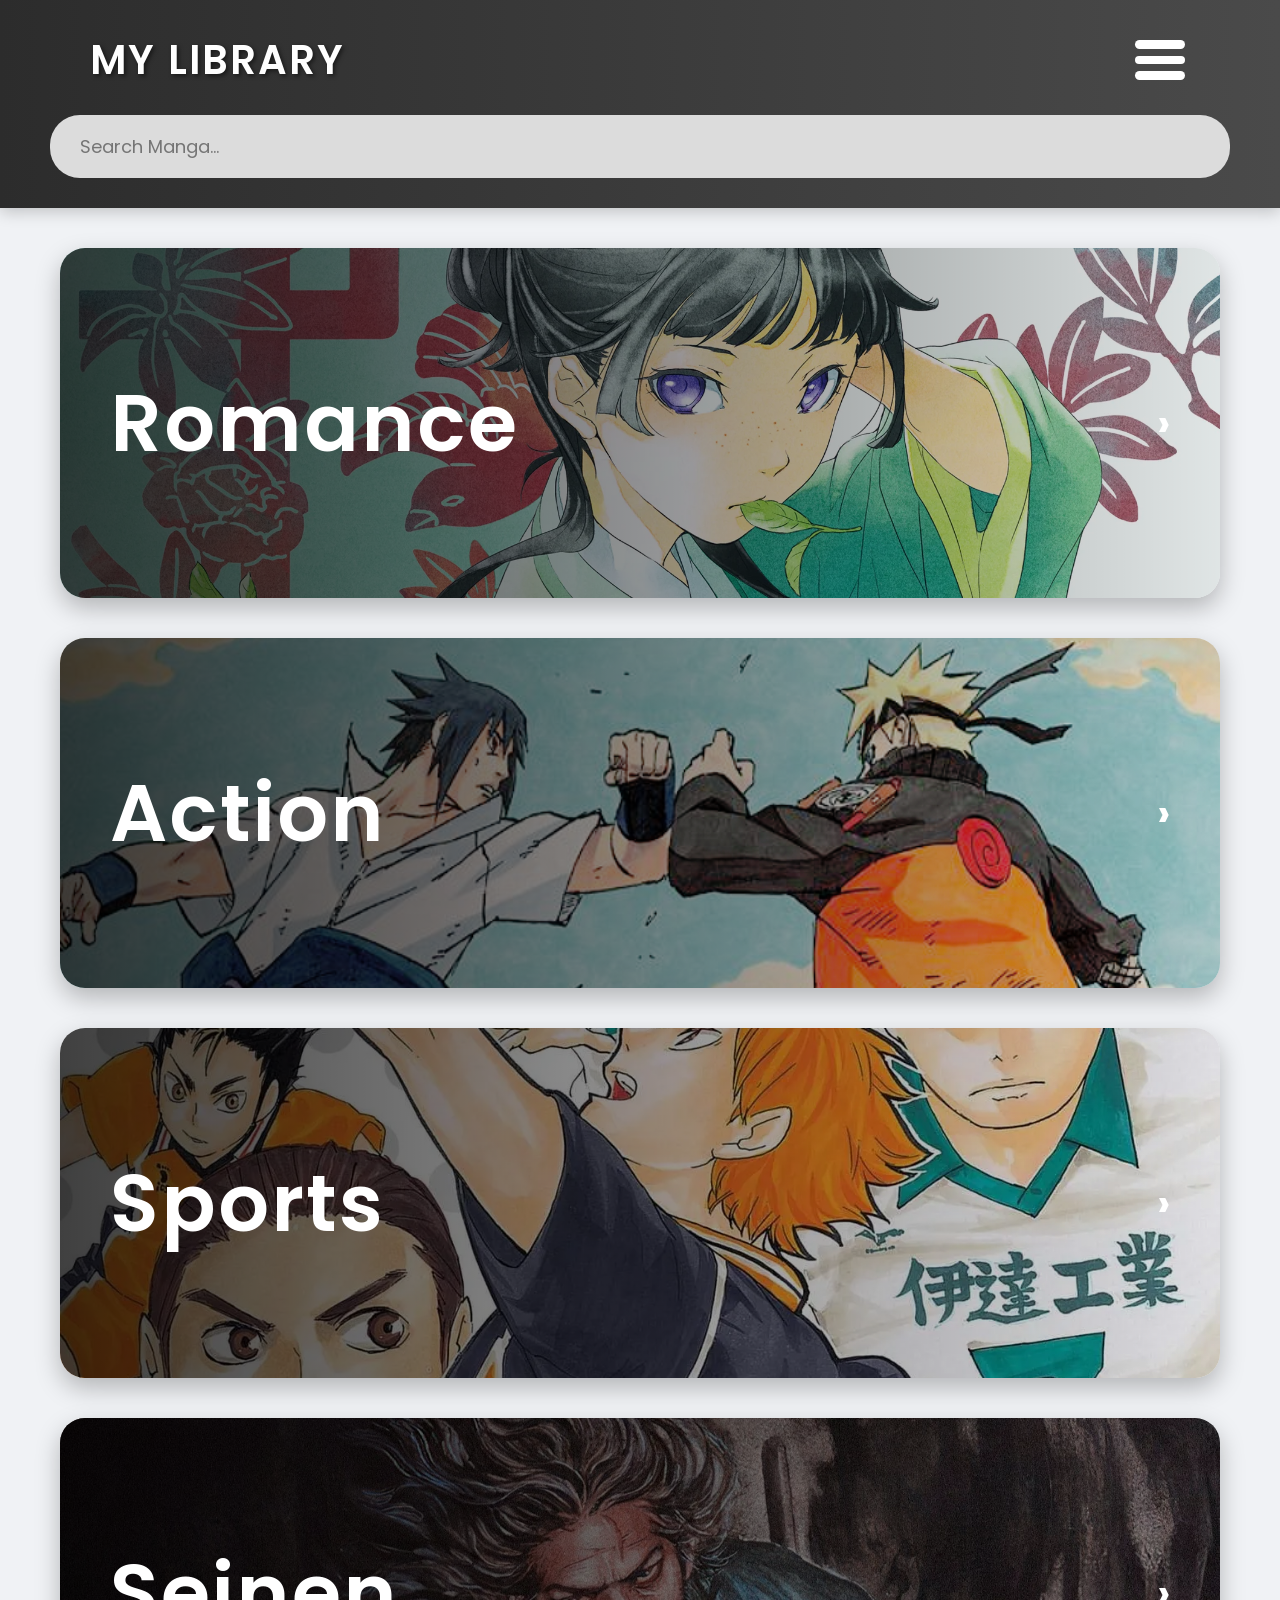
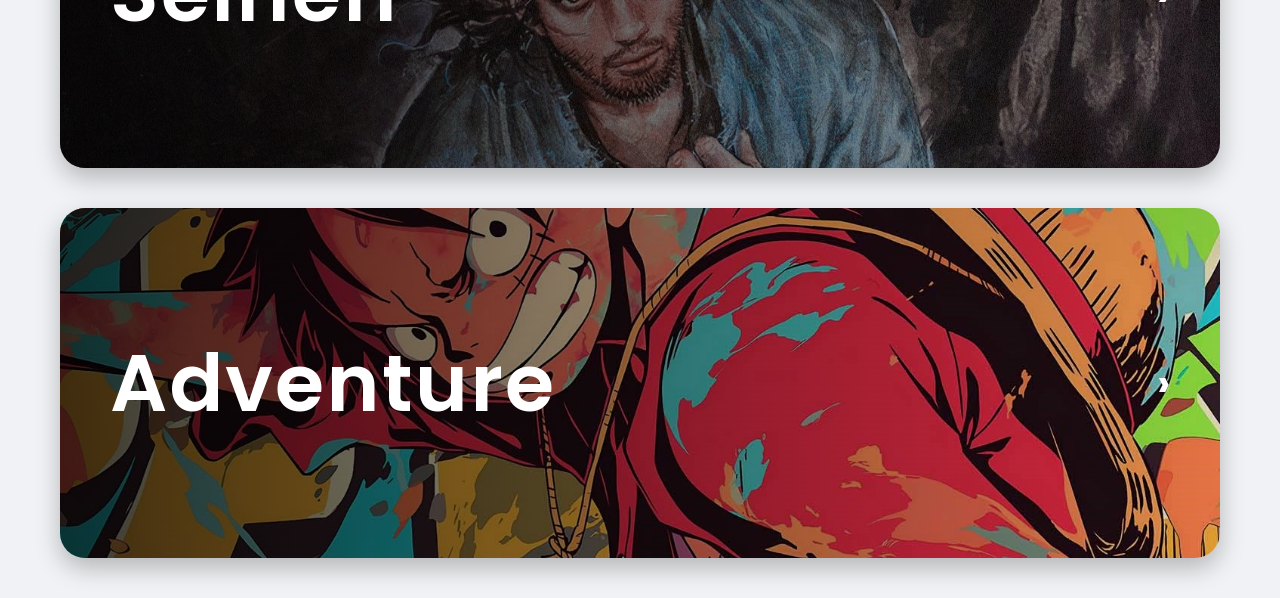
<file: index.html>
<!DOCTYPE html>
<html lang="en">

<head>
    <meta charset="UTF-8">
    <meta name="viewport" content="width=device-width, initial-scale=1.0">
    <title>My Library</title>
    <link rel="stylesheet" href="style.css">
    <link href="https://fonts.googleapis.com/css2?family=Poppins:wght@400;600;700&display=swap" rel="stylesheet">
</head>

<body>

    <!-- 1. Checkbox -->
    <input type="checkbox" id="menu-toggle">

    <!-- 2. Overlay and panel RIGHT after checkbox -->
    <label for="menu-toggle" class="menu-overlay"></label>

    <!-- Panel header with title and close button -->
    <div class="menu-panel">
        <div class="menu-panel-header">
            <h2>Menu</h2>
            <label for="menu-toggle" class="menu-close">
                <span></span>
                <span></span>
                <span></span>
            </label>
        </div>
        <!-- Mga navigation links -->
        <a href="index.html" class="menu-item">Home <span class="menu-chevron">›</span></a>
        <a href="favorites.html" class="menu-item">Favorites <span class="menu-chevron">›</span></a>
        <a href="mangaStats.html" class="menu-item">Manga Stats <span class="menu-chevron">›</span></a>

        <div class="menu-divider"></div>
        <div class="menu-section-label">Genre</div>

        <!-- Genre navigation links -->
        <a href="romance.html" class="menu-item">Romance <span class="menu-chevron">›</span></a>
        <a href="action.html" class="menu-item">Action <span class="menu-chevron">›</span></a>
        <a href="sports.html" class="menu-item">Sports <span class="menu-chevron">›</span></a>
        <a href="seinen.html" class="menu-item">Seinen <span class="menu-chevron">›</span></a>
        <a href="adventure.html" class="menu-item">Adventure <span class="menu-chevron">›</span></a>
    </div>

    <!-- 3. Rest of the page -->
    <header class="app-header">
        <div class="header-top">
            <h1>My Library</h1>
            <label for="menu-toggle" class="menu">
                <span></span>
                <span></span>
                <span></span>
            </label>
        </div>

        <div class="search-box">
            <input type="text" placeholder="Search Manga...">
        </div>
    </header>

    <div class="genres">

        <a href="romance.html" class="genre-card">
            <img src="image/apothecarydiaries_1920x944_banner_231018_--fvV6QQS0b.webp" alt="Romance">
            <span>Romance</span>
            <div class="chevron">&#8250;</div>
            <div class="genre-info">
                <h3>About this Genre</h3>
                <p>Romance manga focuses on emotional relationships, character growth, and heartfelt storytelling. It
                    explores themes like love, friendship, trust, and self-discovery as characters gradually build
                    deeper connections through shared experiences and challenges. These stories highlight emotions,
                    personal struggles, and meaningful communication, showing how relationships help characters grow and
                    understand themselves better.</p>
            </div>
        </a>

        <a href="action.html" class="genre-card">
            <img src="image/GREzFTSXkAACsFz.png" alt="Action">
            <span>Action</span>
            <div class="chevron">&#8250;</div>
            <div class="genre-info">
                <h3>About this Genre</h3>
                <p>Action manga focuses on fast-paced battles, intense challenges, and exciting adventures. It often
                    follows characters facing dangerous enemies or difficult missions, highlighting themes like courage,
                    teamwork, determination, and perseverance. Through dramatic fights and personal growth, these
                    stories show characters overcoming obstacles and becoming stronger both physically and mentally.</p>
            </div>
        </a>

        <a href="sports.html" class="genre-card">
            <img src="image/haikfeat-min.webp" alt="Sports">
            <span>Sports</span>
            <div class="chevron">&#8250;</div>
            <div class="genre-info">
                <h3>About this Genre</h3>
                <p>Sports manga focuses on athletic competition, training, and teamwork as characters strive to improve
                    their skills and achieve their goals. These stories highlight dedication, discipline, perseverance,
                    and sportsmanship while showing athletes overcoming challenges, rivalries, and self-doubt. Through
                    hard work and teamwork, characters grow both as players and individuals, forming strong bonds along
                    the way.</p>
            </div>
        </a>

        <a href="seinen.html" class="genre-card">
            <img src="image/eqtrkqy7kyqb1.jpg" alt="Seinen">
            <span>Seinen</span>
            <div class="chevron">&#8250;</div>
            <div class="genre-info">
                <h3>About this Genre</h3>
                <p>Seinen manga is aimed at mature audiences and features deeper themes, complex storytelling, and
                    realistic portrayals of life. It often explores psychological struggles, moral dilemmas, and serious
                    issues such as identity, power, and personal choices. With detailed narratives and layered
                    characters, seinen manga focuses on character growth, internal conflicts, and the complexities of
                    human nature and society.</p>
            </div>
        </a>

        <a href="adventure.html" class="genre-card">
            <img src="image/one-piece-luffy-street-art-captain-desktop-wallpaper-preview.jpg" alt="Adventure">
            <span>Adventure</span>
            <div class="chevron">&#8250;</div>
            <div class="genre-info">
                <h3>About this Genre</h3>
                <p>Adventure manga follows characters on exciting journeys as they explore new places, face challenges,
                    and pursue a clear goal like treasure, dreams, or protection. Along the way, they meet enemies and
                    allies, gaining strength, skills, and friendships. These stories highlight exploration, action, and
                    personal growth through perseverance and teamwork.</p>
            </div>
        </a>

    </div>

</body>

</html>
</file>
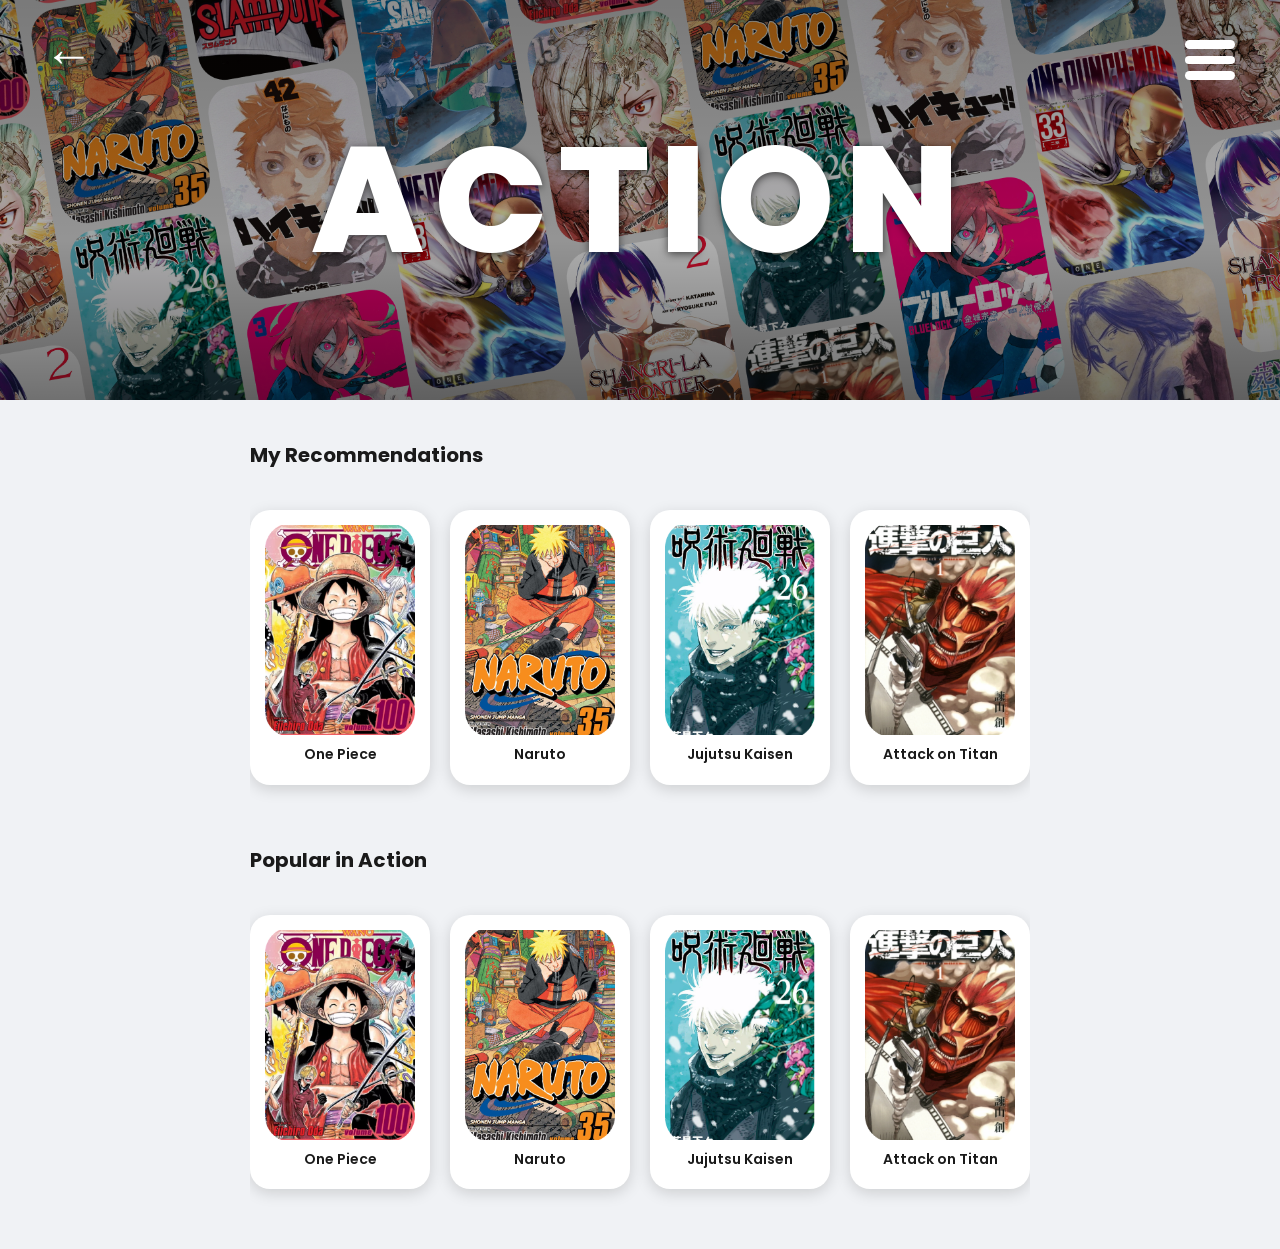
<file: action.html>
<!DOCTYPE html>
<html lang="en">

<head>
    <meta charset="UTF-8">
    <meta name="viewport" content="width=device-width, initial-scale=1.0">
    <title>Action - My Library</title>
    <link href="https://fonts.googleapis.com/css2?family=Poppins:wght@400;600;700;800&display=swap" rel="stylesheet">
    <link rel="stylesheet" href="style.css">
    <link rel="stylesheet" href="style2.css">
</head>

<body>
    <!-- 1. Checkbox -->
    <input type="checkbox" id="menu-toggle">

    <!-- 2. Overlay -->
    <label for="menu-toggle" class="menu-overlay"></label>

    <!-- 3. Menu Panel -->
    <div class="menu-panel">
        <div class="menu-panel-header">
            <h2>Menu</h2>
            <label for="menu-toggle" class="menu-close">
                <span></span>
                <span></span>
                <span></span>
            </label>
        </div>
        <a href="index.html" class="menu-item">Home <span class="menu-chevron">›</span></a>
        <a href="favorites.html" class="menu-item">Favorites <span class="menu-chevron">›</span></a>
        <a href="mangaStats.html" class="menu-item">Manga Stats <span class="menu-chevron">›</span></a>

        <div class="menu-divider"></div>
        <div class="menu-section-label">Genre</div>

        <a href="romance.html" class="menu-item">Romance <span class="menu-chevron">›</span></a>
        <a href="action.html" class="menu-item">Action <span class="menu-chevron">›</span></a>
        <a href="sports.html" class="menu-item">Sports <span class="menu-chevron">›</span></a>
        <a href="seinen.html" class="menu-item">Seinen <span class="menu-chevron">›</span></a>
        <a href="adventure.html" class="menu-item">Adventure <span class="menu-chevron">›</span></a>
    </div>

    <!-- HERO BANNER -->
    <div class="genre-hero">
        <img src="mangacover/manga.png" alt="ACTION Banner">

        <!-- Back arrow -->
        <a href="index.html" class="hero-back">&#8592;</a>

        <!-- Hamburger — label triggers checkbox -->
        <label for="menu-toggle" class="hero-menu">
            <span></span>
            <span></span>
            <span></span>
        </label>

        <!-- Title -->
        <div class="hero-title">ACTION</div>
    </div>

    <!-- PAGE BODY -->
    <div class="page-body">

        <!-- My Recommendations -->
        <div class="manga-shelf">
            <div class="section-label">My Recommendations</div>
            <div class="manga-scroll-wrapper" id="rec-scroll">
                <div class="manga-row">
                    <div class="manga-card">
                        <a href="onepiece.html">
                            <img src="mangacover/one piece.png" alt="One Piece">
                            <span class="manga-title">One Piece</span>
                        </a>
                    </div>
                    <div class="manga-card">
                        <a href="naruto.html">
                            <img src="mangacover/naruto.png" alt="Naruto">
                            <span class="manga-title">Naruto</span>
                        </a>
                    </div>
                    <div class="manga-card">
                        <a href="jjk.html">
                            <img src="mangacover/jjk.png" alt="Jujutsu Kaisen">
                            <span class="manga-title">Jujutsu Kaisen</span>
                        </a>
                    </div>
                    <div class="manga-card">
                        <img src="mangacover/aot.png" alt="Attack on Titan">
                        <span class="manga-title">Attack on Titan</span>
                    </div>
                </div>
            </div>
        </div>

        <!-- Popular in Action -->
        <div class="manga-shelf">
            <div class="section-label">Popular in Action</div>
            <div class="manga-scroll-wrapper" id="pop-scroll">
                <div class="manga-row">
                    <div class="manga-card">
                        <a href="onepiece.html">
                            <img src="mangacover/one piece.png" alt="One Piece">
                            <span class="manga-title">One Piece</span>
                        </a>
                    </div>
                    <div class="manga-card">
                        <a href="naruto.html">
                            <img src="mangacover/naruto.png" alt="Naruto">
                            <span class="manga-title">Naruto</span>
                        </a>
                    </div>
                    <div class="manga-card">
                        <a href="jjk.html">
                            <img src="mangacover/jjk.png" alt="Jujutsu Kaisen">
                            <span class="manga-title">Jujutsu Kaisen</span>
                        </a>
                    </div>
                    <div class="manga-card">
                        <img src="mangacover/aot.png" alt="Attack on Titan">
                        <span class="manga-title">Attack on Titan</span>
                    </div>
                </div>
            </div>
        </div>

    </div><!-- end page-body -->
</body>

</html>
</file>
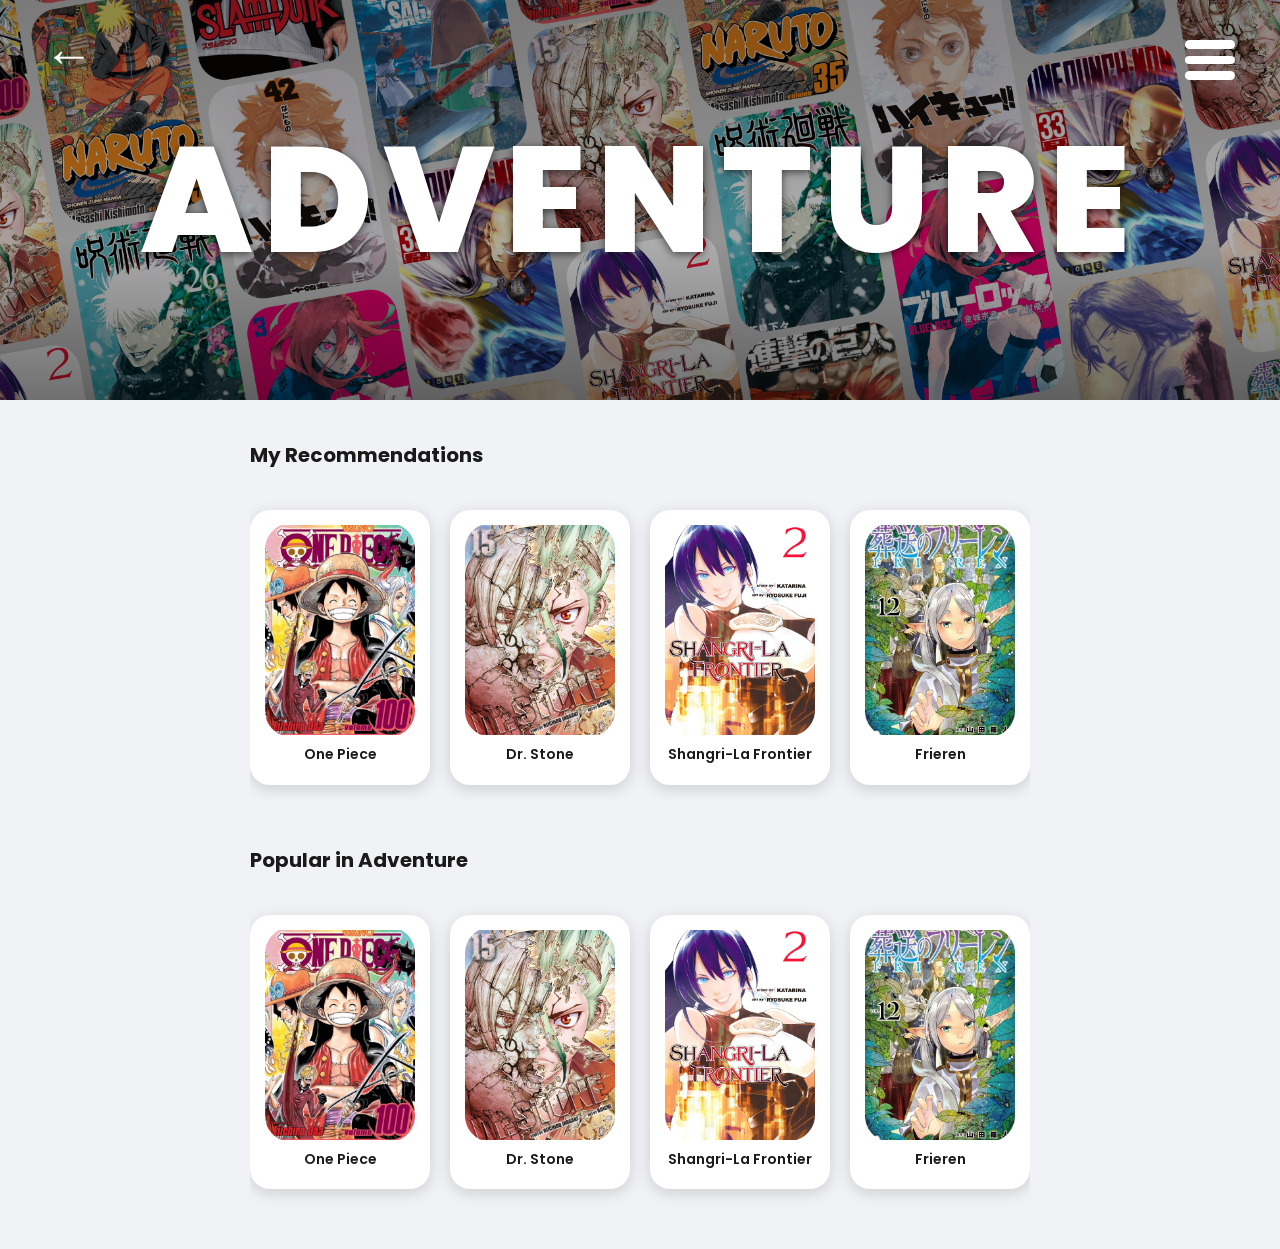
<file: adventure.html>
<!DOCTYPE html>
<html lang="en">

<head>
    <meta charset="UTF-8">
    <meta name="viewport" content="width=device-width, initial-scale=1.0">
    <title>Adventure - My Library</title>
    <link href="https://fonts.googleapis.com/css2?family=Poppins:wght@400;600;700;800&display=swap" rel="stylesheet">
    <link rel="stylesheet" href="style.css">
    <link rel="stylesheet" href="style2.css">
</head>

<body>
    <!-- 1. Checkbox -->
    <input type="checkbox" id="menu-toggle">

    <!-- 2. Overlay -->
    <label for="menu-toggle" class="menu-overlay"></label>

    <!-- 3. Menu Panel -->
    <div class="menu-panel">
        <div class="menu-panel-header">
            <h2>Menu</h2>
            <label for="menu-toggle" class="menu-close">
                <span></span>
                <span></span>
                <span></span>
            </label>
        </div>
        <a href="index.html" class="menu-item">Home <span class="menu-chevron">›</span></a>
        <a href="favorites.html" class="menu-item">Favorites <span class="menu-chevron">›</span></a>
        <a href="mangaStats.html" class="menu-item">Manga Stats <span class="menu-chevron">›</span></a>

        <div class="menu-divider"></div>
        <div class="menu-section-label">Genre</div>

        <a href="romance.html" class="menu-item">Romance <span class="menu-chevron">›</span></a>
        <a href="action.html" class="menu-item">Action <span class="menu-chevron">›</span></a>
        <a href="sports.html" class="menu-item">Sports <span class="menu-chevron">›</span></a>
        <a href="seinen.html" class="menu-item">Seinen <span class="menu-chevron">›</span></a>
        <a href="adventure.html" class="menu-item">Adventure <span class="menu-chevron">›</span></a>
    </div>

    <!-- HERO BANNER -->
    <div class="genre-hero">
        <img src="mangacover/manga.png" alt="ADVENTURE Banner">

        <!-- Back arrow -->
        <a href="index.html" class="hero-back">&#8592;</a>

        <!-- Hamburger — label triggers checkbox -->
        <label for="menu-toggle" class="hero-menu">
            <span></span>
            <span></span>
            <span></span>
        </label>

        <!-- Title -->
        <div class="hero-title">ADVENTURE</div>
    </div>

    <!-- PAGE BODY -->
    <div class="page-body">


        <!-- My Recommendations -->
        <div class="manga-shelf">
            <div class="section-label">My Recommendations</div>
            <div class="manga-scroll-wrapper" id="rec-scroll">
                <div class="manga-row">
                    <div class="manga-card">
                        <a href="onepiece.html">
                            <img src="mangacover/one piece.png" alt="One Piece">
                            <span class="manga-title">One Piece</span>
                        </a>
                    </div>
                    <div class="manga-card">
                        <img src="mangacover/dr.stone.png" alt="Dr. Stone">
                        <span class="manga-title">Dr. Stone</span>
                    </div>
                    <div class="manga-card">
                        <img src="mangacover/shangrila.png" alt="Shangri-La Frontier">
                        <span class="manga-title">Shangri-La Frontier</span>
                    </div>
                    <div class="manga-card">
                        <img src="mangacover/frieren.png" alt="Frieren">
                        <span class="manga-title">Frieren</span>
                    </div>
                </div>
            </div>
        </div>

        <!-- Popular in Adventure -->
        <div class="manga-shelf">
            <div class="section-label">Popular in Adventure</div>
            <div class="manga-scroll-wrapper" id="pop-scroll">
                <div class="manga-row">
                    <div class="manga-card">
                        <a href="onepiece.html">
                            <img src="mangacover/one piece.png" alt="One Piece">
                            <span class="manga-title">One Piece</span>
                        </a>
                    </div>
                    <div class="manga-card">
                        <img src="mangacover/dr.stone.png" alt="Dr. Stone">
                        <span class="manga-title">Dr. Stone</span>
                    </div>
                    <div class="manga-card">
                        <img src="mangacover/shangrila.png" alt="Shangri-La Frontier">
                        <span class="manga-title">Shangri-La Frontier</span>
                    </div>
                    <div class="manga-card">
                        <img src="mangacover/frieren.png" alt="Frieren">
                        <span class="manga-title">Frieren</span>
                    </div>
                </div>
            </div>
        </div>

    </div><!-- end page-body -->
</body>

</html>
</file>
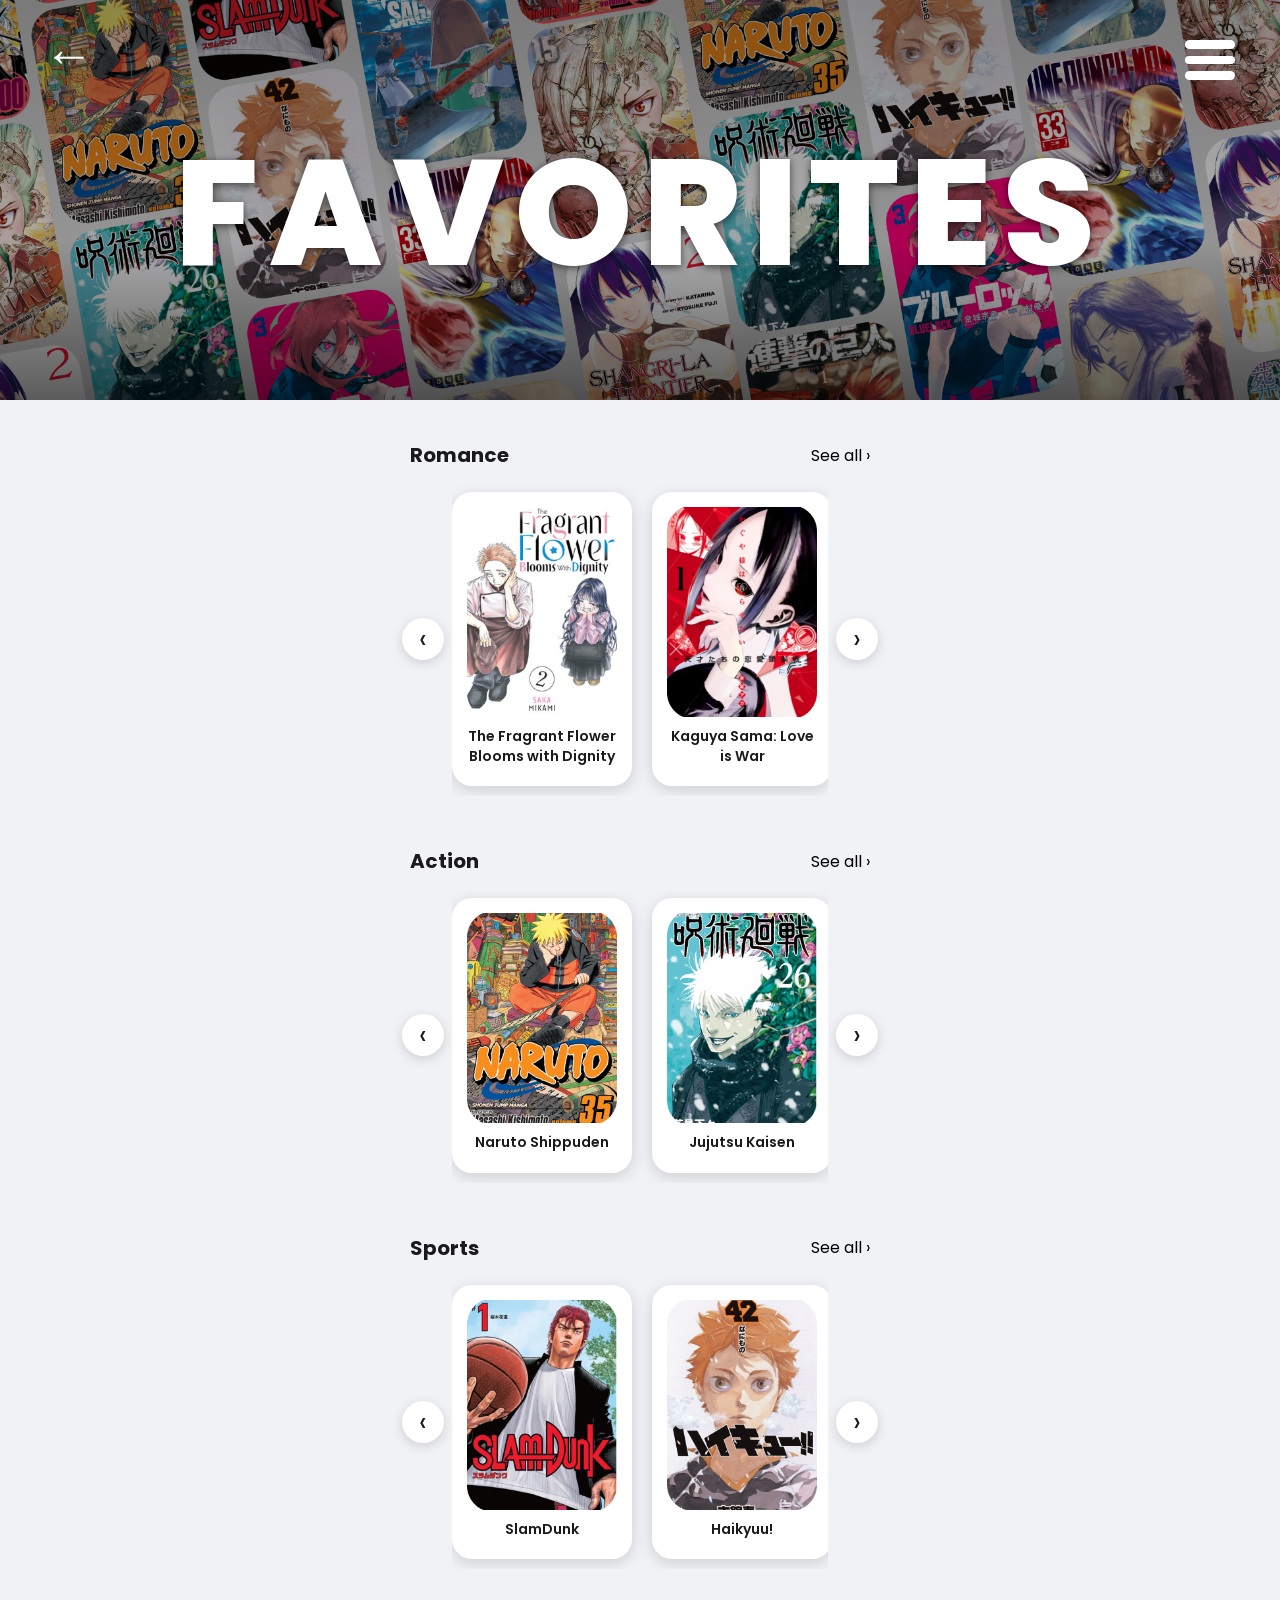
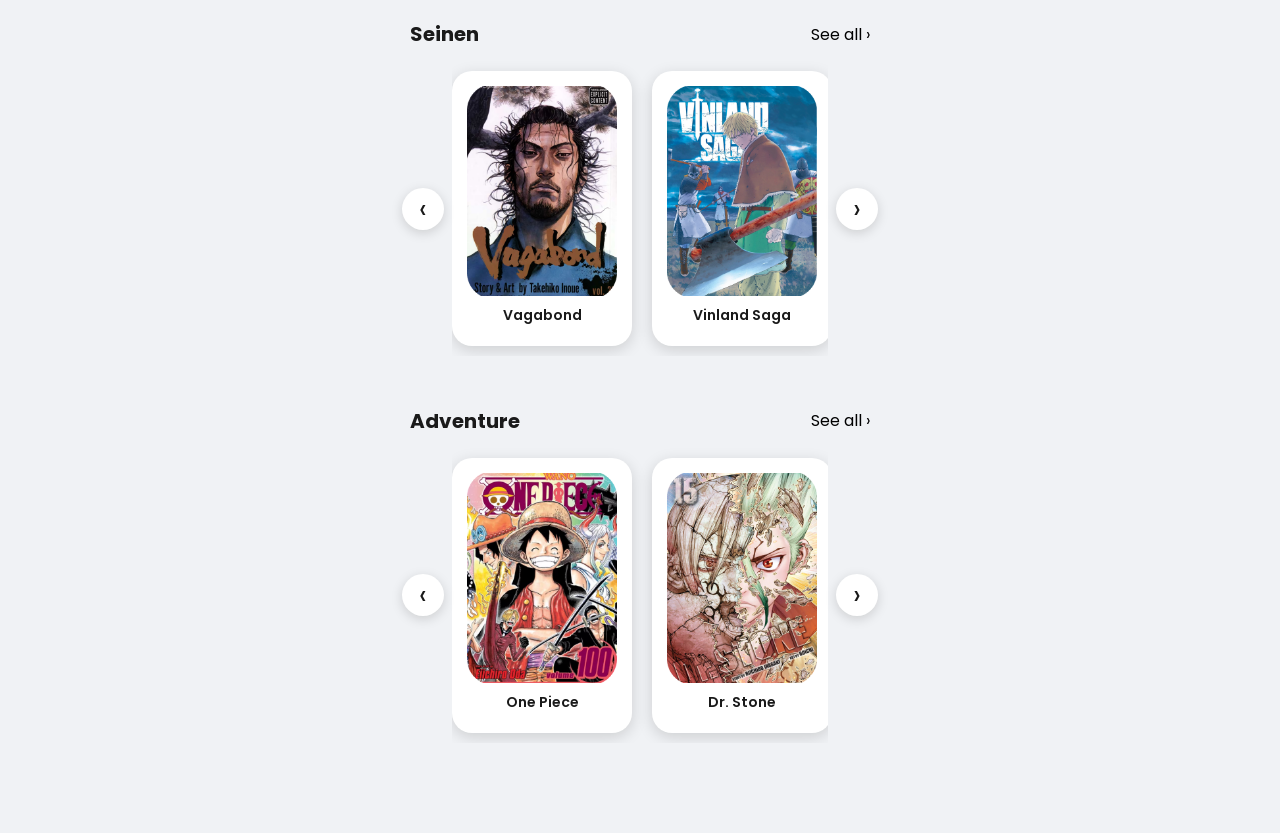
<file: favorites.html>
<!DOCTYPE html>
<html lang="en">

<head>
    <meta charset="UTF-8">
    <meta name="viewport" content="width=device-width, initial-scale=1.0">
    <title>Favorites – My Library</title>
    <link href="https://fonts.googleapis.com/css2?family=Poppins:wght@400;600;700;800&display=swap" rel="stylesheet">
    <link rel="stylesheet" href="style.css">
    <link rel="stylesheet" href="favorites.css">
</head>

<body>
    <!-- 1. Checkbox -->
    <input type="checkbox" id="menu-toggle">

    <!-- 2. Overlay -->
    <label for="menu-toggle" class="menu-overlay"></label>

    <!-- 3. Menu Panel -->
    <div class="menu-panel">
        <div class="menu-panel-header">
            <h2>Menu</h2>
            <label for="menu-toggle" class="menu-close">
                <span></span>
                <span></span>
                <span></span>
            </label>
        </div>
        <a href="index.html" class="menu-item">Home <span class="menu-chevron">›</span></a>
        <a href="favorites.html" class="menu-item">Favorites <span class="menu-chevron">›</span></a>
        <a href="mangaStats.html" class="menu-item">Manga Stats <span class="menu-chevron">›</span></a>

        <div class="menu-divider"></div>
        <div class="menu-section-label">Genre</div>

        <a href="romance.html" class="menu-item">Romance <span class="menu-chevron">›</span></a>
        <a href="action.html" class="menu-item">Action <span class="menu-chevron">›</span></a>
        <a href="sports.html" class="menu-item">Sports <span class="menu-chevron">›</span></a>
        <a href="seinen.html" class="menu-item">Seinen <span class="menu-chevron">›</span></a>
        <a href="adventure.html" class="menu-item">Adventure <span class="menu-chevron">›</span></a>
    </div>

    <!-- HERO -->
    <div class="genre-hero">
        <img src="mangacover/manga.png" alt="Favorites Banner">
        <a href="index.html" class="hero-back">&#8592;</a>
        <label for="menu-toggle" class="hero-menu">
            <span></span>
            <span></span>
            <span></span>
        </label>
        <div class="hero-title">FAVORITES</div>
    </div>

    <!-- PAGE BODY -->
    <div class="page-body">

        <!-- Romance ---------------------------------------->
        <div class="genre-shelf">
            <div class="genre-shelf-header">
                <span class="genre-shelf-label">Romance</span>
                <a href="romance.html" class="genre-shelf-link">See all ›</a>
            </div>
            <div class="shelf-scroll-wrapper">
                <button class="shelf-chevron left" onclick="scrollShelf('romance-row', -1)">&#8249;</button>
                <div class="manga-row" id="romance-row">
                    <a href="kaoru.html" class="manga-card">
                        <img src="image/kaoru_hana.png" alt="The Fragrant Flower Blooms with Dignity">
                        <span class="manga-title">The Fragrant Flower Blooms with Dignity</span>
                    </a>
                    <a href="kaguya.html" class="manga-card">
                        <img src="image/kaguya.png" alt="Kaguya Sama: Love is War">
                        <span class="manga-title">Kaguya Sama: Love is War</span>
                    </a>
                    <div class="manga-card">
                        <img src="image/horimiya.png" alt="Hori &amp; Miyamura">
                        <span class="manga-title">Hori &amp; Miyamura</span>
                    </div>
                    <div class="manga-card">
                        <img src="image/bluebox.png" alt="Blue Box">
                        <span class="manga-title">Blue Box</span>
                    </div>
                    <a href="kaoru.html" class="manga-card">
                        <img src="image/kaoru_hana.png" alt="The Fragrant Flower Blooms with Dignity">
                        <span class="manga-title">The Fragrant Flower Blooms with Dignity</span>
                    </a>
                    <a href="kaguya.html" class="manga-card">
                        <img src="image/kaguya.png" alt="Kaguya Sama: Love is War">
                        <span class="manga-title">Kaguya Sama: Love is War</span>
                    </a>
                    <div class="manga-card">
                        <img src="image/horimiya.png" alt="Hori &amp; Miyamura">
                        <span class="manga-title">Hori &amp; Miyamura</span>
                    </div>
                    <div class="manga-card">
                        <img src="image/bluebox.png" alt="Blue Box">
                        <span class="manga-title">Blue Box</span>
                    </div>
                </div>
                <button class="shelf-chevron right" onclick="scrollShelf('romance-row', 1)">&#8250;</button>
            </div>
        </div>

        <!-- Action ---------------------------------------->
        <div class="genre-shelf">
            <div class="genre-shelf-header">
                <span class="genre-shelf-label">Action</span>
                <a href="action.html" class="genre-shelf-link">See all ›</a>
            </div>
            <div class="shelf-scroll-wrapper">
                <button class="shelf-chevron left" onclick="scrollShelf('action-row', -1)">&#8249;</button>
                <div class="manga-row" id="action-row">
                    <a href="naruto.html" class="manga-card">
                        <img src="mangacover/naruto.png" alt="Naruto Shippuden">
                        <span class="manga-title">Naruto Shippuden</span>
                    </a>
                    <a href="jjk.html" class="manga-card">
                        <img src="mangacover/jjk.png" alt="Jujutsu Kaisen">
                        <span class="manga-title">Jujutsu Kaisen</span>
                    </a>
                    <a href="onepiece.html" class="manga-card">
                        <img src="mangacover/one piece.png" alt="One Piece">
                        <span class="manga-title">One Piece</span>
                    </a>
                    <div class="manga-card">
                        <img src="mangacover/aot.png" alt="Attack on Titan">
                        <span class="manga-title">Attack on Titan</span>
                    </div>
                    <a href="naruto.html" class="manga-card">
                        <img src="mangacover/naruto.png" alt="Naruto Shippuden">
                        <span class="manga-title">Naruto Shippuden</span>
                    </a>
                    <a href="jjk.html" class="manga-card">
                        <img src="mangacover/jjk.png" alt="Jujutsu Kaisen">
                        <span class="manga-title">Jujutsu Kaisen</span>
                    </a>
                    <a href="onepiece.html" class="manga-card">
                        <img src="mangacover/one piece.png" alt="One Piece">
                        <span class="manga-title">One Piece</span>
                    </a>
                    <div class="manga-card">
                        <img src="mangacover/aot.png" alt="Attack on Titan">
                        <span class="manga-title">Attack on Titan</span>
                    </div>
                </div>
                <button class="shelf-chevron right" onclick="scrollShelf('action-row', 1)">&#8250;</button>
            </div>
        </div>

        <!-- Sports ---------------------------------------->
        <div class="genre-shelf">
            <div class="genre-shelf-header">
                <span class="genre-shelf-label">Sports</span>
                <a href="sports.html" class="genre-shelf-link">See all ›</a>
            </div>
            <div class="shelf-scroll-wrapper">
                <button class="shelf-chevron left" onclick="scrollShelf('sports-row', -1)">&#8249;</button>
                <div class="manga-row" id="sports-row">
                    <a href="slamdunk.html" class="manga-card">
                        <img src="mangacover/slamdunk.png" alt="SlamDunk">
                        <span class="manga-title">SlamDunk</span>
                    </a>
                    <div class="manga-card">
                        <img src="mangacover/haikyuu.png" alt="Haikyuu!">
                        <span class="manga-title">Haikyuu!</span>
                    </div>
                    <div class="manga-card">
                        <img src="mangacover/bluelock.png" alt="Blue Lock">
                        <span class="manga-title">Blue Lock</span>
                    </div>
                    <div class="manga-card">
                        <img src="mangacover/real.png" alt="Real">
                        <span class="manga-title">Real</span>
                    </div>
                    <a href="slamdunk.html" class="manga-card">
                        <img src="mangacover/slamdunk.png" alt="SlamDunk">
                        <span class="manga-title">SlamDunk</span>
                    </a>
                    <div class="manga-card">
                        <img src="mangacover/haikyuu.png" alt="Haikyuu!">
                        <span class="manga-title">Haikyuu!</span>
                    </div>
                    <div class="manga-card">
                        <img src="mangacover/bluelock.png" alt="Blue Lock">
                        <span class="manga-title">Blue Lock</span>
                    </div>
                    <div class="manga-card">
                        <img src="mangacover/real.png" alt="Real">
                        <span class="manga-title">Real</span>
                    </div>
                </div>
                <button class="shelf-chevron right" onclick="scrollShelf('sports-row', 1)">&#8250;</button>
            </div>
        </div>

        <!-- Seinen ---------------------------------------->
        <div class="genre-shelf">
            <div class="genre-shelf-header">
                <span class="genre-shelf-label">Seinen</span>
                <a href="seinen.html" class="genre-shelf-link">See all ›</a>
            </div>
            <div class="shelf-scroll-wrapper">
                <button class="shelf-chevron left" onclick="scrollShelf('seinen-row', -1)">&#8249;</button>
                <div class="manga-row" id="seinen-row">
                    <div class="manga-card">
                        <img src="mangacover/vagabond.png" alt="Vagabond">
                        <span class="manga-title">Vagabond</span>
                    </div>
                    <div class="manga-card">
                        <img src="mangacover/vinland.png" alt="Vinland Saga">
                        <span class="manga-title">Vinland Saga</span>
                    </div>
                    <div class="manga-card">
                        <img src="mangacover/op.png" alt="One Punch Man">
                        <span class="manga-title">One Punch Man</span>
                    </div>
                    <div class="manga-card">
                        <img src="mangacover/mons.png" alt="Monster">
                        <span class="manga-title">Monster</span>
                    </div>
                    <div class="manga-card">
                        <img src="mangacover/vagabond.png" alt="Vagabond">
                        <span class="manga-title">Vagabond</span>
                    </div>
                    <div class="manga-card">
                        <img src="mangacover/vinland.png" alt="Vinland Saga">
                        <span class="manga-title">Vinland Saga</span>
                    </div>
                    <div class="manga-card">
                        <img src="mangacover/op.png" alt="One Punch Man">
                        <span class="manga-title">One Punch Man</span>
                    </div>
                    <div class="manga-card">
                        <img src="mangacover/mons.png" alt="Monster">
                        <span class="manga-title">Monster</span>
                    </div>
                </div>
                <button class="shelf-chevron right" onclick="scrollShelf('seinen-row', 1)">&#8250;</button>
            </div>
        </div>

        <!-- Adventure ---------------------------------------->
        <div class="genre-shelf">
            <div class="genre-shelf-header">
                <span class="genre-shelf-label">Adventure</span>
                <a href="adventure.html" class="genre-shelf-link">See all ›</a>
            </div>
            <div class="shelf-scroll-wrapper">
                <button class="shelf-chevron left" onclick="scrollShelf('adventure-row', -1)">&#8249;</button>
                <div class="manga-row" id="adventure-row">
                    <a href="onepiece.html" class="manga-card">
                        <img src="mangacover/one piece.png" alt="One Piece">
                        <span class="manga-title">One Piece</span>
                    </a>
                    <div class="manga-card">
                        <img src="mangacover/dr.stone.png" alt="Dr. Stone">
                        <span class="manga-title">Dr. Stone</span>
                    </div>
                    <div class="manga-card">
                        <img src="mangacover/shangrila.png" alt="Shangri-La Frontier">
                        <span class="manga-title">Shangri-La Frontier</span>
                    </div>
                    <div class="manga-card">
                        <img src="mangacover/frieren.png" alt="Frieren">
                        <span class="manga-title">Frieren</span>
                    </div>
                    <a href="onepiece.html" class="manga-card">
                        <img src="mangacover/one piece.png" alt="One Piece">
                        <span class="manga-title">One Piece</span>
                    </a>
                    <div class="manga-card">
                        <img src="mangacover/dr.stone.png" alt="Dr. Stone">
                        <span class="manga-title">Dr. Stone</span>
                    </div>
                    <div class="manga-card">
                        <img src="mangacover/shangrila.png" alt="Shangri-La Frontier">
                        <span class="manga-title">Shangri-La Frontier</span>
                    </div>
                    <div class="manga-card">
                        <img src="mangacover/frieren.png" alt="Frieren">
                        <span class="manga-title">Frieren</span>
                    </div>
                </div>
                <button class="shelf-chevron right" onclick="scrollShelf('adventure-row', 1)">&#8250;</button>
            </div>
        </div>

    </div>

    <script>
        function scrollShelf(rowId, direction) {
            const row = document.getElementById(rowId); // Get the scrollable manga row element by its ID (e.g., 'romance-row')
            const card = row.querySelector('.manga-card'); // Find the first manga card inside the row

            // Get the card's width + 20px gap between cards
            // If no card is found, fall back to 170px as default
            const cardWidth = card ? card.offsetWidth + 20 : 170;

            // Scroll the row left or right
            // direction is -1 (left) or 1 (right)
            // Multiplied by 2 so it skips 2 cards per chevron click
            row.scrollBy({ left: direction * cardWidth * 2, behavior: 'smooth' });
        }
    </script>

</body>

</html>
</file>
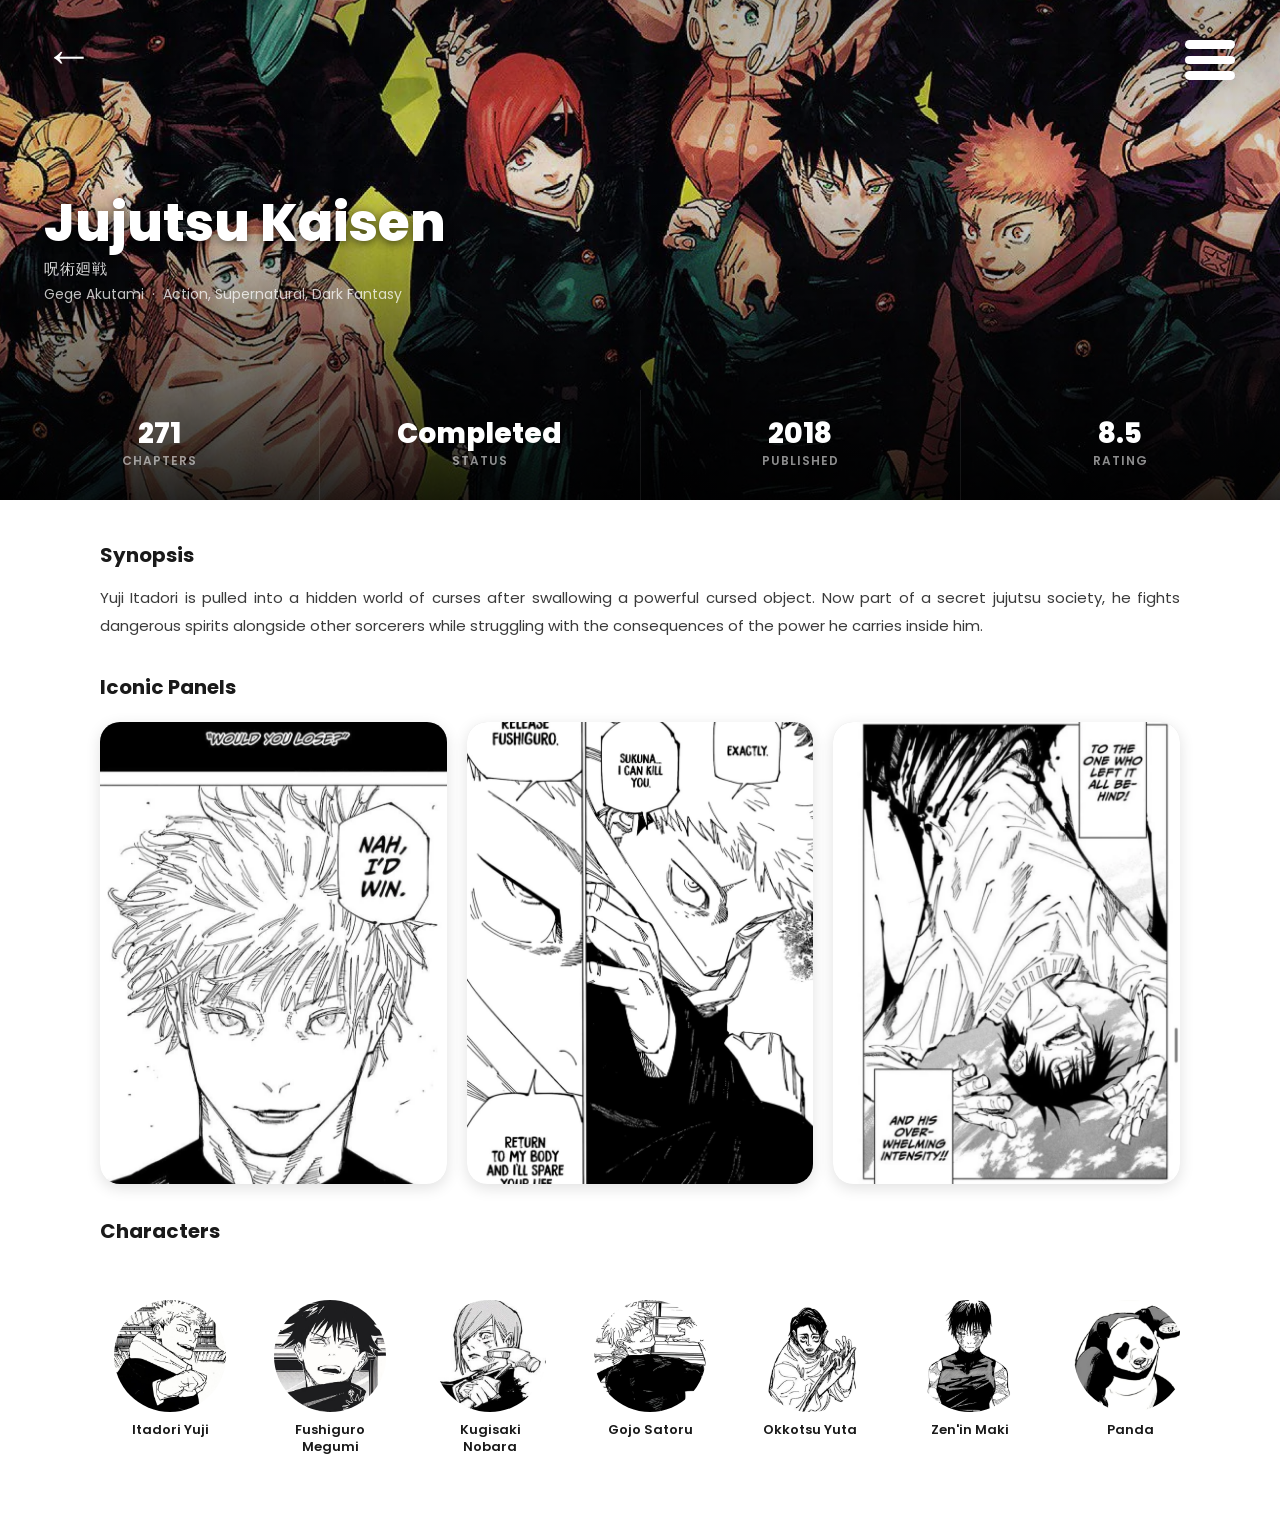
<file: jjk.html>
<!DOCTYPE html>
<html lang="en">

<head>
    <meta charset="UTF-8">
    <meta name="viewport" content="width=device-width, initial-scale=1.0">
    <title>Jujutsu Kaisen – My Library</title>
    <link href="https://fonts.googleapis.com/css2?family=Poppins:wght@400;600;700;800&display=swap" rel="stylesheet">
    <link rel="stylesheet" href="style.css">
    <link rel="stylesheet" href="manga.css">
</head>

<body>
    <!-- Add BEFORE the .hero div -->
    <input type="checkbox" id="menu-toggle">
    <label for="menu-toggle" class="menu-overlay"></label>

    <div class="menu-panel">
        <div class="menu-panel-header">
            <h2>Menu</h2>
            <label for="menu-toggle" class="menu-close">
                <span></span>
                <span></span>
                <span></span>
            </label>
        </div>
        <a href="index.html" class="menu-item">Home <span class="menu-chevron">›</span></a>
        <a href="favorites.html" class="menu-item">Favorites <span class="menu-chevron">›</span></a>
        <a href="mangaStats.html" class="menu-item">Manga Stats <span class="menu-chevron">›</span></a>

        <div class="menu-divider"></div>
        <div class="menu-section-label">Genre</div>

        <a href="romance.html" class="menu-item">Romance <span class="menu-chevron">›</span></a>
        <a href="action.html" class="menu-item">Action <span class="menu-chevron">›</span></a>
        <a href="sports.html" class="menu-item">Sports <span class="menu-chevron">›</span></a>
        <a href="seinen.html" class="menu-item">Seinen <span class="menu-chevron">›</span></a>
        <a href="adventure.html" class="menu-item">Adventure <span class="menu-chevron">›</span></a>
    </div>
    <!-- HERO -->
    <div class="hero">
        <img class="hero-bg" src="mangacover/jjkBanner.png" alt="Jujutsu Kaisen Banner">

        <a href="favorites.html" class="hero-back">&#8592;</a>

        <label for="menu-toggle" class="hero-menu">
            <span></span>
            <span></span>
            <span></span>
        </label>

        <div class="hero-info">
            <h1>Jujutsu Kaisen</h1>
            <div class="jp-title">呪術廻戦</div>
            <div class="meta">Gege Akutami &nbsp;·&nbsp; Action, Supernatural, Dark Fantasy</div>
        </div>

        <!-- Stats inside hero -->
        <div class="stats-row">
            <div class="stat-card">
                <span class="stat-value">271</span>
                <span class="stat-label">Chapters</span>
            </div>
            <div class="stat-card">
                <span class="stat-value">Completed</span>
                <span class="stat-label">Status</span>
            </div>
            <div class="stat-card">
                <span class="stat-value">2018</span>
                <span class="stat-label">Published</span>
            </div>
            <div class="stat-card">
                <span class="stat-value">8.5</span>
                <span class="stat-label">Rating</span>
            </div>
        </div>
    </div>

    <!-- PAGE BODY -->
    <div class="page-body">

        <!-- Synopsis -->
        <div class="synopsis-box">
            <h2>Synopsis</h2>
            <p>Yuji Itadori is pulled into a hidden world of curses after swallowing a powerful cursed object. Now part
                of a secret jujutsu society, he fights dangerous spirits alongside other sorcerers while struggling with
                the consequences of the power he carries inside him.</p>
        </div>

        <!-- Iconic Panels -->
        <div class="panels-section">
            <div class="section-label">Iconic Panels</div>
            <div class="panels-grid">
                <div class="panel-card">
                    <img src="mangacover/iconicPanels/jjkPanels/nahI'dWin.png" alt="Panel 1">

                </div>
                <div class="panel-card">
                    <img src="mangacover/iconicPanels/jjkPanels/itadori.png" alt="Panel 2">

                </div>
                <div class="panel-card">
                    <img src="mangacover/iconicPanels/jjkPanels/toji.png" alt="Panel 3">

                </div>
            </div>
        </div>

        <!-- Characters -->
        <div class="characters-section">
            <div class="section-label">Characters</div>
            <div class="char-scroll-wrapper">
                <div class="char-row">
                    <div class="char-card">
                        <img src="mangacover/mangaProfiles/jjk/yujipfp.png" alt="Yuji">
                        <span class="char-name">Itadori Yuji</span>
                    </div>
                    <div class="char-card">
                        <img src="mangacover/mangaProfiles/jjk/potentialMan.png" alt="Megumi">
                        <span class="char-name">Fushiguro Megumi</span>
                    </div>
                    <div class="char-card">
                        <img src="mangacover/mangaProfiles/jjk/nobarapfp.png" alt="Nobara">
                        <span class="char-name">Kugisaki Nobara</span>
                    </div>
                    <div class="char-card">
                        <img src="mangacover/mangaProfiles/jjk/kitkatpfp.png" alt="Gojo">
                        <span class="char-name">Gojo Satoru</span>
                    </div>
                    <div class="char-card">
                        <img src="mangacover/mangaProfiles/jjk/yutapfp.png" alt="Yuta">
                        <span class="char-name">Okkotsu Yuta</span>
                    </div>
                    <div class="char-card">
                        <img src="mangacover/mangaProfiles/jjk/makipfp.png" alt="Maki">
                        <span class="char-name">Zen'in Maki</span>
                    </div>
                    <div class="char-card">
                        <img src="mangacover/mangaProfiles/jjk/pandapfp.png" alt="Panda">
                        <span class="char-name">Panda</span>
                    </div>
                    <div class="char-card">
                        <img src="mangacover/mangaProfiles/jjk/skyflakespfp.png" alt="Inumaki">
                        <span class="char-name">Inumaki Toge</span>
                    </div>
                    <div class="char-card">
                        <img src="mangacover/mangaProfiles/jjk/heianFreak.png" alt="Sukuna">
                        <span class="char-name">Sukuna</span>
                    </div>
                </div>
            </div>
        </div>

    </div>

</body>

</html>
</file>
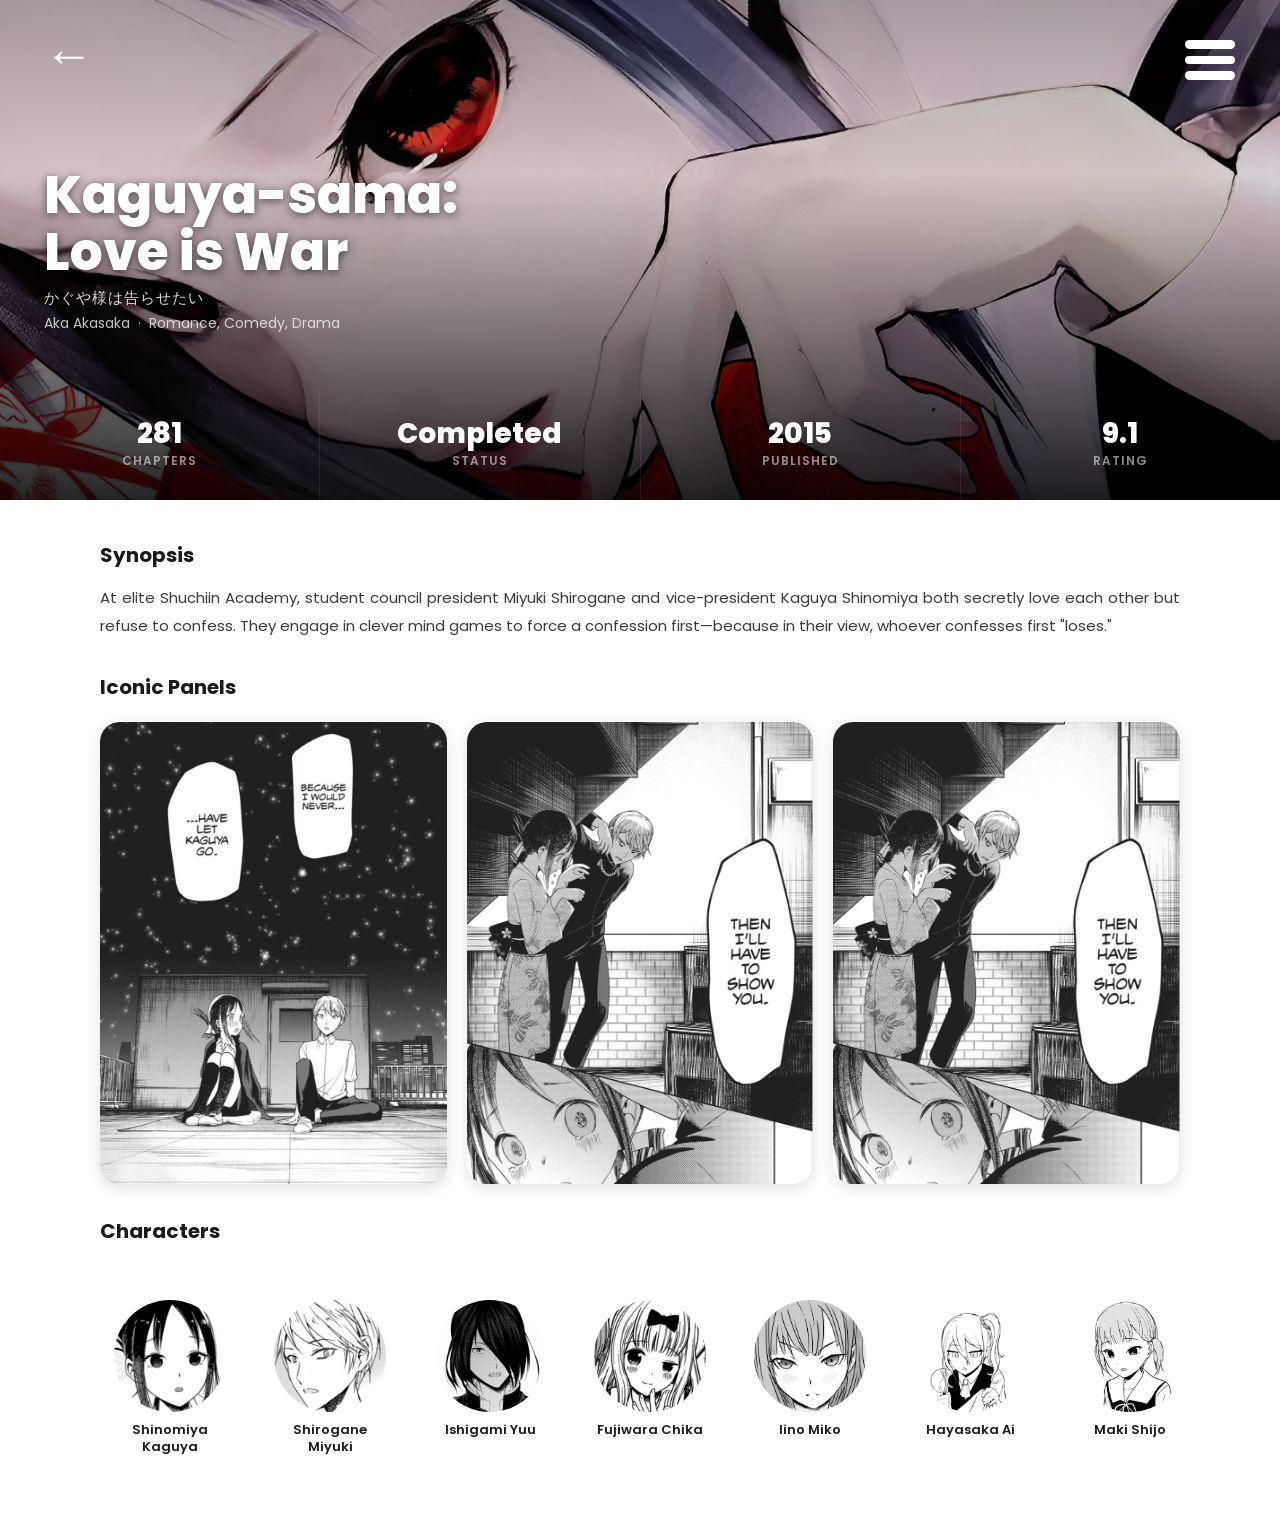
<file: kaguya.html>
<!DOCTYPE html>
<html lang="en">

<head>
    <meta charset="UTF-8">
    <meta name="viewport" content="width=device-width, initial-scale=1.0">
    <title>Kaguya-sama: Love is War – My Library</title>
    <link href="https://fonts.googleapis.com/css2?family=Poppins:wght@400;600;700;800&display=swap" rel="stylesheet">
    <link rel="stylesheet" href="style.css">
    <link rel="stylesheet" href="manga.css">
</head>

<body>
    <!-- Add BEFORE the .hero div -->
    <input type="checkbox" id="menu-toggle">
    <label for="menu-toggle" class="menu-overlay"></label>

    <div class="menu-panel">
        <div class="menu-panel-header">
            <h2>Menu</h2>
            <label for="menu-toggle" class="menu-close">
                <span></span>
                <span></span>
                <span></span>
            </label>
        </div>
        <a href="index.html" class="menu-item">Home <span class="menu-chevron">›</span></a>
        <a href="favorites.html" class="menu-item">Favorites <span class="menu-chevron">›</span></a>
        <a href="mangaStats.html" class="menu-item">Manga Stats <span class="menu-chevron">›</span></a>

        <div class="menu-divider"></div>
        <div class="menu-section-label">Genre</div>

        <a href="romance.html" class="menu-item">Romance <span class="menu-chevron">›</span></a>
        <a href="action.html" class="menu-item">Action <span class="menu-chevron">›</span></a>
        <a href="sports.html" class="menu-item">Sports <span class="menu-chevron">›</span></a>
        <a href="seinen.html" class="menu-item">Seinen <span class="menu-chevron">›</span></a>
        <a href="adventure.html" class="menu-item">Adventure <span class="menu-chevron">›</span></a>
    </div>
    <!-- HERO -->
    <div class="hero">
        <img class="hero-bg" src="image/kaguyabnr.png" alt="Kaguya-sama: Love is War Banner">

        <a href="favorites.html" class="hero-back">&#8592;</a>

        <label for="menu-toggle" class="hero-menu">
            <span></span>
            <span></span>
            <span></span>
        </label>

        <div class="hero-info">
            <h1>Kaguya-sama:<br>Love is War</h1>
            <div class="jp-title">かぐや様は告らせたい</div>
            <div class="meta">Aka Akasaka &nbsp;·&nbsp; Romance, Comedy, Drama</div>
        </div>

        <!-- Stats inside hero -->
        <div class="stats-row">
            <div class="stat-card">
                <span class="stat-value">281</span>
                <span class="stat-label">Chapters</span>
            </div>
            <div class="stat-card">
                <span class="stat-value">Completed</span>
                <span class="stat-label">Status</span>
            </div>
            <div class="stat-card">
                <span class="stat-value">2015</span>
                <span class="stat-label">Published</span>
            </div>
            <div class="stat-card">
                <span class="stat-value">9.1</span>
                <span class="stat-label">Rating</span>
            </div>
        </div>
    </div>

    <!-- PAGE BODY -->
    <div class="page-body">

        <!-- Synopsis -->
        <div class="synopsis-box">
            <h2>Synopsis</h2>
            <p>At elite Shuchiin Academy, student council president Miyuki Shirogane and vice-president Kaguya Shinomiya
                both secretly love each other but refuse to confess. They engage in clever mind games to force a
                confession first—because in their view, whoever confesses first "loses."</p>
        </div>

        <!-- Iconic Panels -->
        <div class="panels-section">
            <div class="section-label">Iconic Panels</div>
            <div class="panels-grid">
                <div class="panel-card">
                    <img src="mangacover/iconicPanels/kaguyaPanels/rooftop.png" alt="Panel 1">s

                </div>
                <div class="panel-card">
                    <img src="mangacover/iconicPanels/kaguyaPanels/kaguyaGame.png" alt="Panel 2">

                </div>
                <div class="panel-card">
                    <img src="mangacover/iconicPanels/kaguyaPanels/rescueArc.png" alt="Panel 3">

                </div>
            </div>
        </div>

        <!-- Characters -->
        <div class="characters-section">
            <div class="section-label">Characters</div>
            <div class="char-scroll-wrapper">
                <div class="char-row">
                    <div class="char-card">
                        <img src="mangacover/mangaProfiles/kaguyaSama/kaguyapfp.png" alt="Kaguya">
                        <span class="char-name">Shinomiya Kaguya</span>
                    </div>
                    <div class="char-card">
                        <img src="mangacover/mangaProfiles/kaguyaSama/miyukipfp.png" alt="Miyuki">
                        <span class="char-name">Shirogane Miyuki</span>
                    </div>
                    <div class="char-card">
                        <img src="mangacover/mangaProfiles/kaguyaSama/yuupfp.png" alt="Yuu">
                        <span class="char-name">Ishigami Yuu</span>
                    </div>
                    <div class="char-card">
                        <img src="mangacover/mangaProfiles/kaguyaSama/chikapfp.png" alt="Chika">
                        <span class="char-name">Fujiwara Chika</span>
                    </div>
                    <div class="char-card">
                        <img src="mangacover/mangaProfiles/kaguyaSama/mikopfp.png" alt="Miko">
                        <span class="char-name">Iino Miko</span>
                    </div>
                    <div class="char-card">
                        <img src="mangacover/mangaProfiles/kaguyaSama/aipfp.png" alt="Ai">
                        <span class="char-name">Hayasaka Ai</span>
                    </div>
                    <div class="char-card">
                        <img src="mangacover/mangaProfiles/kaguyaSama/makiS.png" alt="Maki">
                        <span class="char-name">Maki Shijo</span>
                    </div>
                </div>
            </div>
        </div>

    </div>

</body>

</html>
</file>
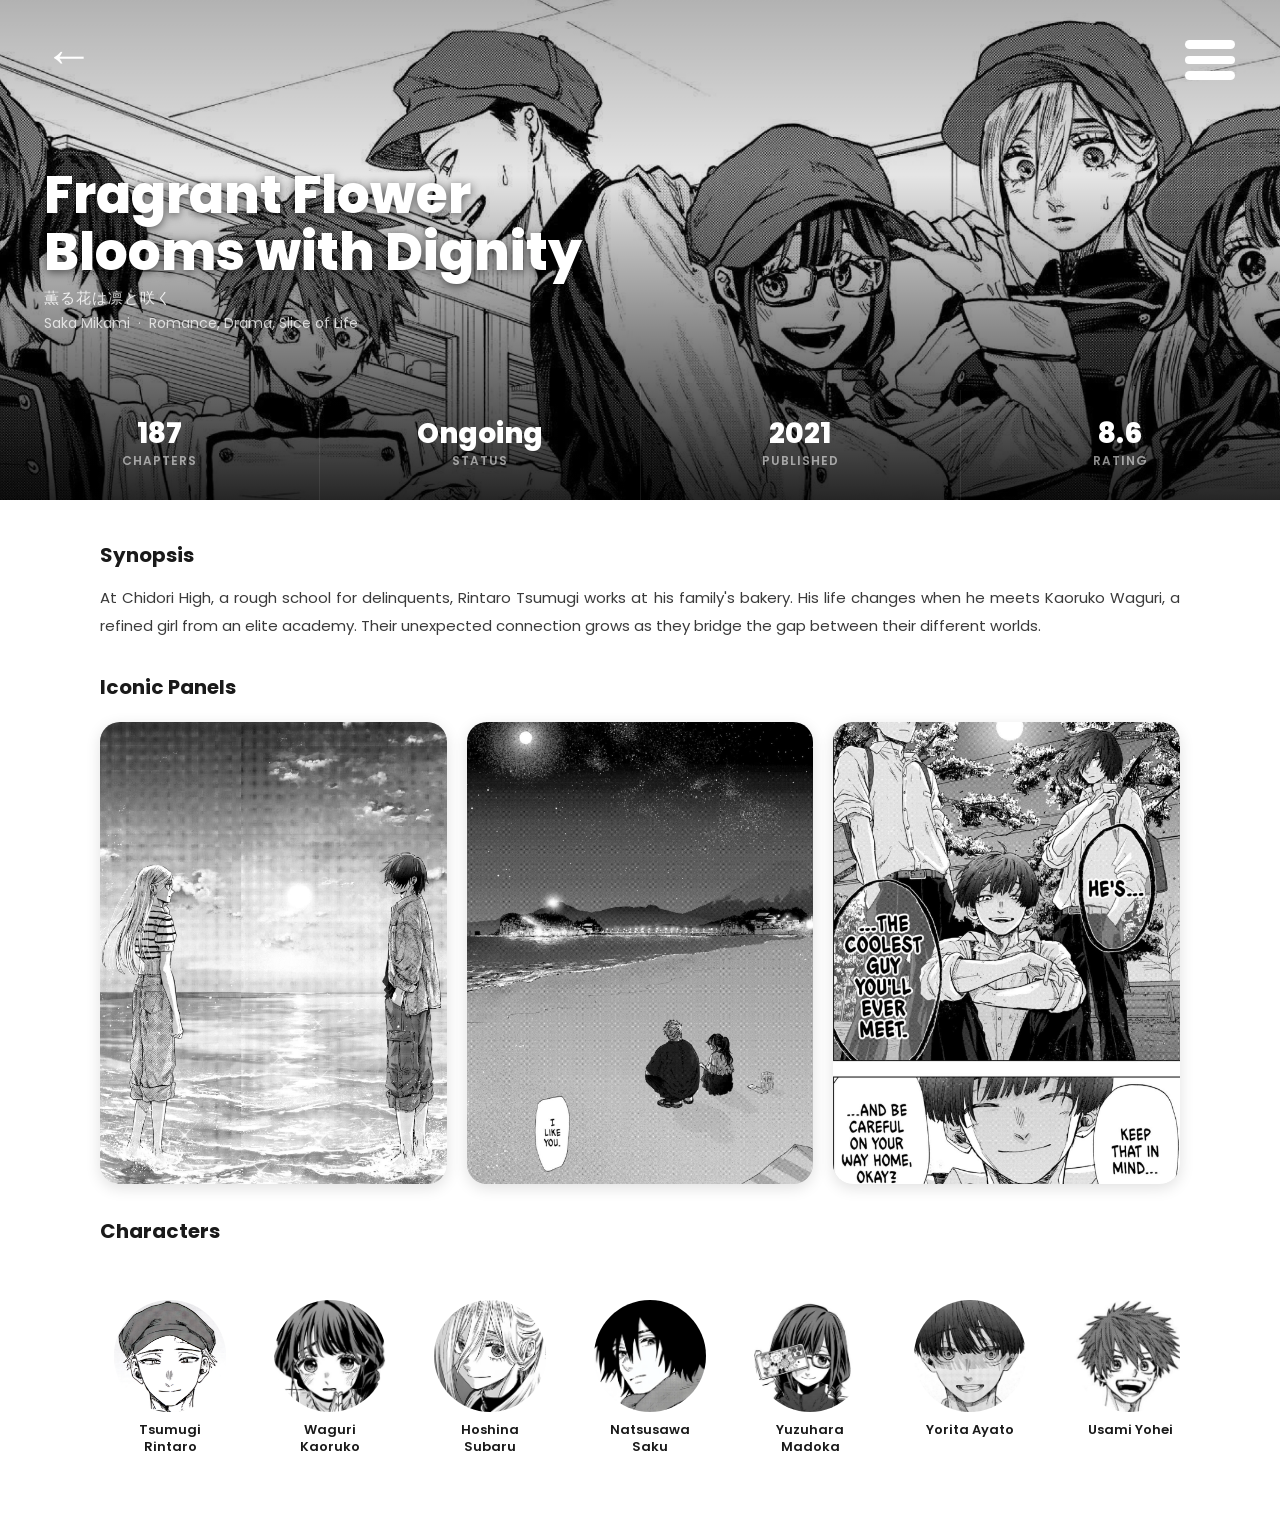
<file: kaoru.html>
<!DOCTYPE html>
<html lang="en">

<head>
    <meta charset="UTF-8">
    <meta name="viewport" content="width=device-width, initial-scale=1.0">
    <title>Fragrant Flower Blooms with Dignity – My Library</title>
    <link href="https://fonts.googleapis.com/css2?family=Poppins:wght@400;600;700;800&display=swap" rel="stylesheet">
    <link rel="stylesheet" href="style.css">
    <link rel="stylesheet" href="manga.css">
</head>

<body>
    <!-- Add BEFORE the .hero div -->
    <input type="checkbox" id="menu-toggle">
    <label for="menu-toggle" class="menu-overlay"></label>

    <div class="menu-panel">
        <div class="menu-panel-header">
            <h2>Menu</h2>
            <label for="menu-toggle" class="menu-close">
                <span></span>
                <span></span>
                <span></span>
            </label>
        </div>
        <a href="index.html" class="menu-item">Home <span class="menu-chevron">›</span></a>
        <a href="favorites.html" class="menu-item">Favorites <span class="menu-chevron">›</span></a>
        <a href="mangaStats.html" class="menu-item">Manga Stats <span class="menu-chevron">›</span></a>

        <div class="menu-divider"></div>
        <div class="menu-section-label">Genre</div>

        <a href="romance.html" class="menu-item">Romance <span class="menu-chevron">›</span></a>
        <a href="action.html" class="menu-item">Action <span class="menu-chevron">›</span></a>
        <a href="sports.html" class="menu-item">Sports <span class="menu-chevron">›</span></a>
        <a href="seinen.html" class="menu-item">Seinen <span class="menu-chevron">›</span></a>
        <a href="adventure.html" class="menu-item">Adventure <span class="menu-chevron">›</span></a>
    </div>
    <!-- HERO -->
    <div class="hero">
        <img class="hero-bg" src="image/kaoru hana.png" alt="Fragrant Flower Blooms with Dignity Banner">

        <a href="favorites.html" class="hero-back">&#8592;</a>

        <label for="menu-toggle" class="hero-menu">
            <span></span>
            <span></span>
            <span></span>
        </label>

        <div class="hero-info">
            <h1>Fragrant Flower<br>Blooms with Dignity</h1>
            <div class="jp-title">薫る花は凛と咲く</div>
            <div class="meta">Saka Mikami &nbsp;·&nbsp; Romance, Drama, Slice of Life</div>
        </div>

        <!-- Stats inside hero -->
        <div class="stats-row">
            <div class="stat-card">
                <span class="stat-value">187</span>
                <span class="stat-label">Chapters</span>
            </div>
            <div class="stat-card">
                <span class="stat-value">Ongoing</span>
                <span class="stat-label">Status</span>
            </div>
            <div class="stat-card">
                <span class="stat-value">2021</span>
                <span class="stat-label">Published</span>
            </div>
            <div class="stat-card">
                <span class="stat-value">8.6</span>
                <span class="stat-label">Rating</span>
            </div>
        </div>
    </div>

    <!-- PAGE BODY -->
    <div class="page-body">

        <!-- Synopsis -->
        <div class="synopsis-box">
            <h2>Synopsis</h2>
            <p>At Chidori High, a rough school for delinquents, Rintaro Tsumugi works at his family's bakery. His life
                changes when he meets Kaoruko Waguri, a refined girl from an elite academy. Their unexpected connection
                grows as they bridge the gap between their different worlds.</p>
        </div>

        <!-- Iconic Panels -->
        <div class="panels-section">
            <div class="section-label">Iconic Panels</div>
            <div class="panels-grid">
                <div class="panel-card">
                    <img src="mangacover/iconicPanels/kaoruhanaPanels/natsubaru.png" alt="Panel 1">

                </div>
                <div class="panel-card">
                    <img src="mangacover/iconicPanels/kaoruhanaPanels/beach.png" alt="Panel 2">

                </div>
                <div class="panel-card">
                    <img src="mangacover/iconicPanels/kaoruhanaPanels/thegang.png" alt="Panel 3">

                </div>
            </div>
        </div>

        <!-- Characters -->
        <div class="characters-section">
            <div class="section-label">Characters</div>
            <div class="char-scroll-wrapper">
                <div class="char-row">
                    <div class="char-card">
                        <img src="mangacover/mangaProfiles/kaoru hana/rintaropfp.png" alt="Rintaro">
                        <span class="char-name">Tsumugi Rintaro</span>
                    </div>
                    <div class="char-card">
                        <img src="mangacover/mangaProfiles/kaoru hana/waguripfp.png" alt="Kaoruko">
                        <span class="char-name">Waguri Kaoruko</span>
                    </div>
                    <div class="char-card">
                        <img src="mangacover/mangaProfiles/kaoru hana/subarupfp.png" alt="Subaru">
                        <span class="char-name">Hoshina Subaru</span>
                    </div>
                    <div class="char-card">
                        <img src="mangacover/mangaProfiles/kaoru hana/sakupfp.png" alt="Saku">
                        <span class="char-name">Natsusawa Saku</span>
                    </div>
                    <div class="char-card">
                        <img src="mangacover/mangaProfiles/kaoru hana/madokapfp.png" alt="Madoka">
                        <span class="char-name">Yuzuhara Madoka</span>
                    </div>
                    <div class="char-card">
                        <img src="mangacover/mangaProfiles/kaoru hana/ayatopfp.png" alt="Ayato">
                        <span class="char-name">Yorita Ayato</span>
                    </div>
                    <div class="char-card">
                        <img src="mangacover/mangaProfiles/kaoru hana/usamipfp.png" alt="Yohei">
                        <span class="char-name">Usami Yohei</span>
                    </div>
                </div>
            </div>
        </div>

    </div>

</body>

</html>
</file>
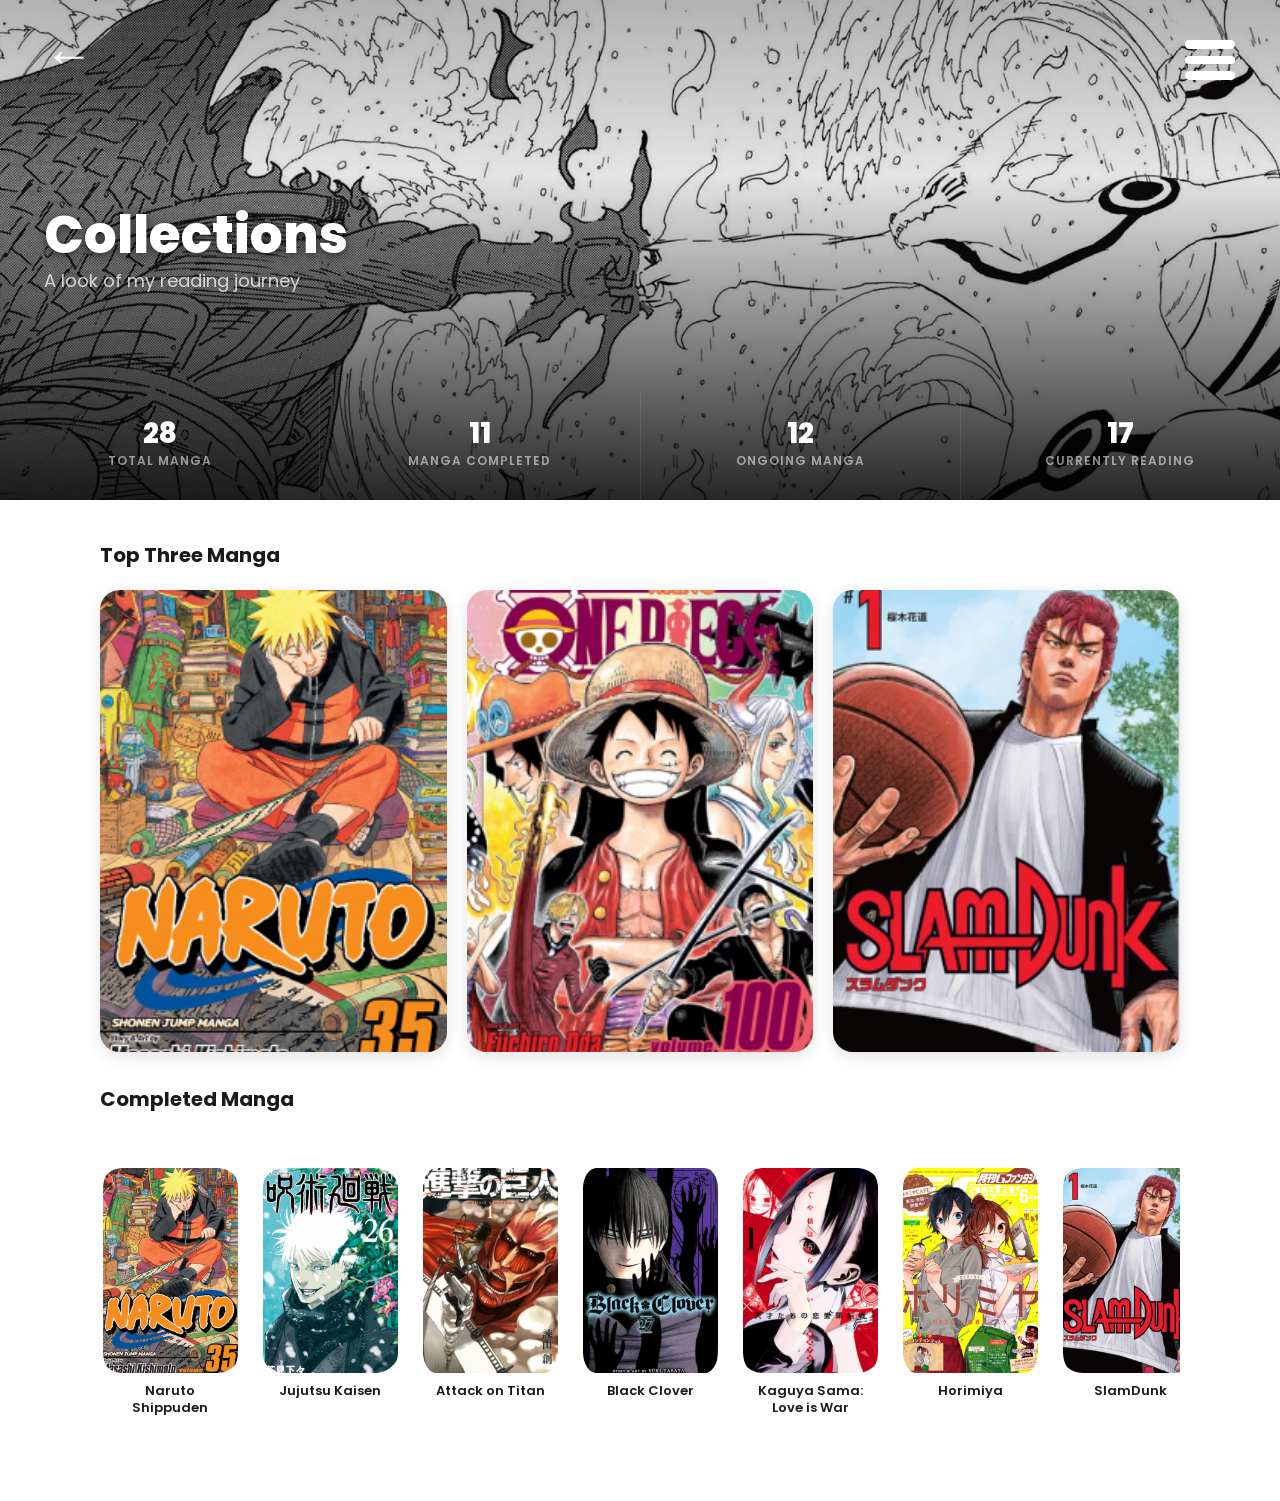
<file: mangaStats.html>
<!DOCTYPE html>
<html lang="en">

<head>
    <meta charset="UTF-8">
    <meta name="viewport" content="width=device-width, initial-scale=1.0">
    <title>Collections – My Library</title>
    <link href="https://fonts.googleapis.com/css2?family=Poppins:wght@400;600;700;800&display=swap" rel="stylesheet">
    <link rel="stylesheet" href="style.css">
    <link rel="stylesheet" href="manga.css">
</head>

<body>
    <!-- Add BEFORE the .hero div -->
    <input type="checkbox" id="menu-toggle">
    <label for="menu-toggle" class="menu-overlay"></label>

    <div class="menu-panel">
        <div class="menu-panel-header">
            <h2>Menu</h2>
            <label for="menu-toggle" class="menu-close">
                <span></span>
                <span></span>
                <span></span>
            </label>
        </div>
        <a href="index.html" class="menu-item">Home <span class="menu-chevron">›</span></a>
        <a href="favorites.html" class="menu-item">Favorites <span class="menu-chevron">›</span></a>
        <a href="mangaStats.html" class="menu-item">Manga Stats <span class="menu-chevron">›</span></a>

        <div class="menu-divider"></div>
        <div class="menu-section-label">Genre</div>

        <a href="romance.html" class="menu-item">Romance <span class="menu-chevron">›</span></a>
        <a href="action.html" class="menu-item">Action <span class="menu-chevron">›</span></a>
        <a href="sports.html" class="menu-item">Sports <span class="menu-chevron">›</span></a>
        <a href="seinen.html" class="menu-item">Seinen <span class="menu-chevron">›</span></a>
        <a href="adventure.html" class="menu-item">Adventure <span class="menu-chevron">›</span></a>
    </div>
    <!-- HERO -->
    <div class="hero">
        <img class="hero-bg" src="mangacover/mangaProfiles/narutovssasuke.png" alt="Naruto Shippuden Banner">

        <a href="favorites.html" class="hero-back">&#8592;</a>

        <label for="menu-toggle" class="hero-menu">
            <span></span>
            <span></span>
            <span></span>
        </label>

        <div class="hero-info">
            <h1>Collections<br></h1>
            <div class="Bio">A look of my reading journey</div>
        </div>

        <!-- Stats moved inside hero -->
        <div class="stats-row">
            <div class="stat-card">
                <span class="stat-value">28</span>
                <span class="stat-label">Total Manga</span>
            </div>
            <div class="stat-card">
                <span class="stat-value">11</span>
                <span class="stat-label">Manga Completed</span>
            </div>
            <div class="stat-card">
                <span class="stat-value">12</span>
                <span class="stat-label">Ongoing Manga</span>
            </div>
            <div class="stat-card">
                <span class="stat-value">17</span>
                <span class="stat-label">Currently Reading</span>
            </div>
        </div>
    </div>
    <!-- PAGE BODY -->
    <div class="page-body">

        <!-- Top 3 Manga -->
        <div class="panels-section">
            <div class="section-label">Top Three Manga</div>
            <div class="panels-grid">
                <div class="panel-card">
                    <a href="naruto.html">
                        <img src="mangacover/iconicPanels/top3/naruto.png" alt="Panel 1"
                            onerror="this.style.display='none'; this.parentElement.innerHTML='<div class=\'panel-placeholder\'>☰</div>'">
                    </a>
                </div>
                <div class="panel-card">
                    <a href="onepiece.html">
                        <img src="mangacover/iconicPanels/top3/onepiece.png" alt="Panel 2"
                            onerror="this.style.display='none'; this.parentElement.innerHTML='<div class=\'panel-placeholder\'>☰</div>'">
                    </a>
                </div>
                <div class="panel-card">
                    <a href="slamdunk.html">
                        <img src="mangacover/iconicPanels/top3/slamdunk.png" alt="Panel 3"
                            onerror="this.style.display='none'; this.parentElement.innerHTML='<div class=\'panel-placeholder\'>☰</div>'">
                    </a>
                </div>
            </div>
        </div>

        <!-- Completed -->
        <div class="characters-section">
            <div class="section-label">Completed Manga</div>
            <div class="char-scroll-wrapper">
                <div class="char-row">

                    <a href="naruto.html" class="char-card2">
                        <img src="mangacover/naruto.png" alt="Naruto Shippuden"
                            onerror="this.style.display='none'; this.parentElement.insertBefore(Object.assign(document.createElement('div'), {className:'char-avatar-placeholder', innerHTML:'?'}), this.nextSibling)">
                        <span class="char-name">Naruto Shippuden</span>
                    </a>

                    <a href="jjk.html" class="char-card2">
                        <img src="mangacover/jjk.png" alt="Jujutsu Kaisen"
                            onerror="this.style.display='none'; this.parentElement.insertBefore(Object.assign(document.createElement('div'), {className:'char-avatar-placeholder', innerHTML:'?'}), this.nextSibling)">
                        <span class="char-name">Jujutsu Kaisen</span>
                    </a>

                    <a href="action.html" class="char-card2">
                        <img src="mangacover/iconicPanels/top3/finished/aot.png" alt="SlamDunk"
                            onerror="this.style.display='none'; this.parentElement.insertBefore(Object.assign(document.createElement('div'), {className:'char-avatar-placeholder', innerHTML:'?'}), this.nextSibling)">
                        <span class="char-name">Attack on Titan</span>
                    </a>

                    <a href="action.html" class="char-card2">
                        <img src="mangacover/iconicPanels/top3/finished/blackClover.png" alt="SlamDunk"
                            onerror="this.style.display='none'; this.parentElement.insertBefore(Object.assign(document.createElement('div'), {className:'char-avatar-placeholder', innerHTML:'?'}), this.nextSibling)">
                        <span class="char-name">Black Clover</span>
                    </a>

                    <a href="kaguya.html" class="char-card2">
                        <img src="image/kaguya.png" alt="Kaguya Sama: Love is War"
                            onerror="this.style.display='none'; this.parentElement.insertBefore(Object.assign(document.createElement('div'), {className:'char-avatar-placeholder', innerHTML:'?'}), this.nextSibling)">
                        <span class="char-name">Kaguya Sama: Love is War</span>
                    </a>


                    <a href="romance.html" class="char-card2">
                        <img src="mangacover/iconicPanels/top3/finished/horiMiya.png" alt="SlamDunk"
                            onerror="this.style.display='none'; this.parentElement.insertBefore(Object.assign(document.createElement('div'), {className:'char-avatar-placeholder', innerHTML:'?'}), this.nextSibling)">
                        <span class="char-name">Horimiya</span>
                    </a>


                    <a href="slamdunk.html" class="char-card2">
                        <img src="mangacover/slamdunk.png" alt="SlamDunk"
                            onerror="this.style.display='none'; this.parentElement.insertBefore(Object.assign(document.createElement('div'), {className:'char-avatar-placeholder', innerHTML:'?'}), this.nextSibling)">
                        <span class="char-name">SlamDunk</span>
                    </a>
                    <a href="sports.html" class="char-card2">
                        <img src="mangacover/iconicPanels/top3/finished/haikyuu!!.png" alt="SlamDunk"
                            onerror="this.style.display='none'; this.parentElement.insertBefore(Object.assign(document.createElement('div'), {className:'char-avatar-placeholder', innerHTML:'?'}), this.nextSibling)">
                        <span class="char-name">Haikyuu!!</span>
                    </a>

                    <a href="seinen.html" class="char-card2">
                        <img src="mangacover/iconicPanels/top3/finished/vagabond.png" alt="SlamDunk"
                            onerror="this.style.display='none'; this.parentElement.insertBefore(Object.assign(document.createElement('div'), {className:'char-avatar-placeholder', innerHTML:'?'}), this.nextSibling)">
                        <span class="char-name">Vagabond</span>
                    </a>

                    <a href="seinen.html" class="char-card2">
                        <img src="mangacover/iconicPanels/top3/finished/vinlandSaga.png" alt="SlamDunk"
                            onerror="this.style.display='none'; this.parentElement.insertBefore(Object.assign(document.createElement('div'), {className:'char-avatar-placeholder', innerHTML:'?'}), this.nextSibling)">
                        <span class="char-name">Vinland Saga</span>
                    </a>

                    <a href="adventure.htm" class="char-card2">
                        <img src="mangacover/iconicPanels/top3/finished/drstone.png" alt="SlamDunk"
                            onerror="this.style.display='none'; this.parentElement.insertBefore(Object.assign(document.createElement('div'), {className:'char-avatar-placeholder', innerHTML:'?'}), this.nextSibling)">
                        <span class="char-name">Dr. Stone</span>
                    </a>
                </div>
            </div>
        </div>

</body>

</html>
</file>
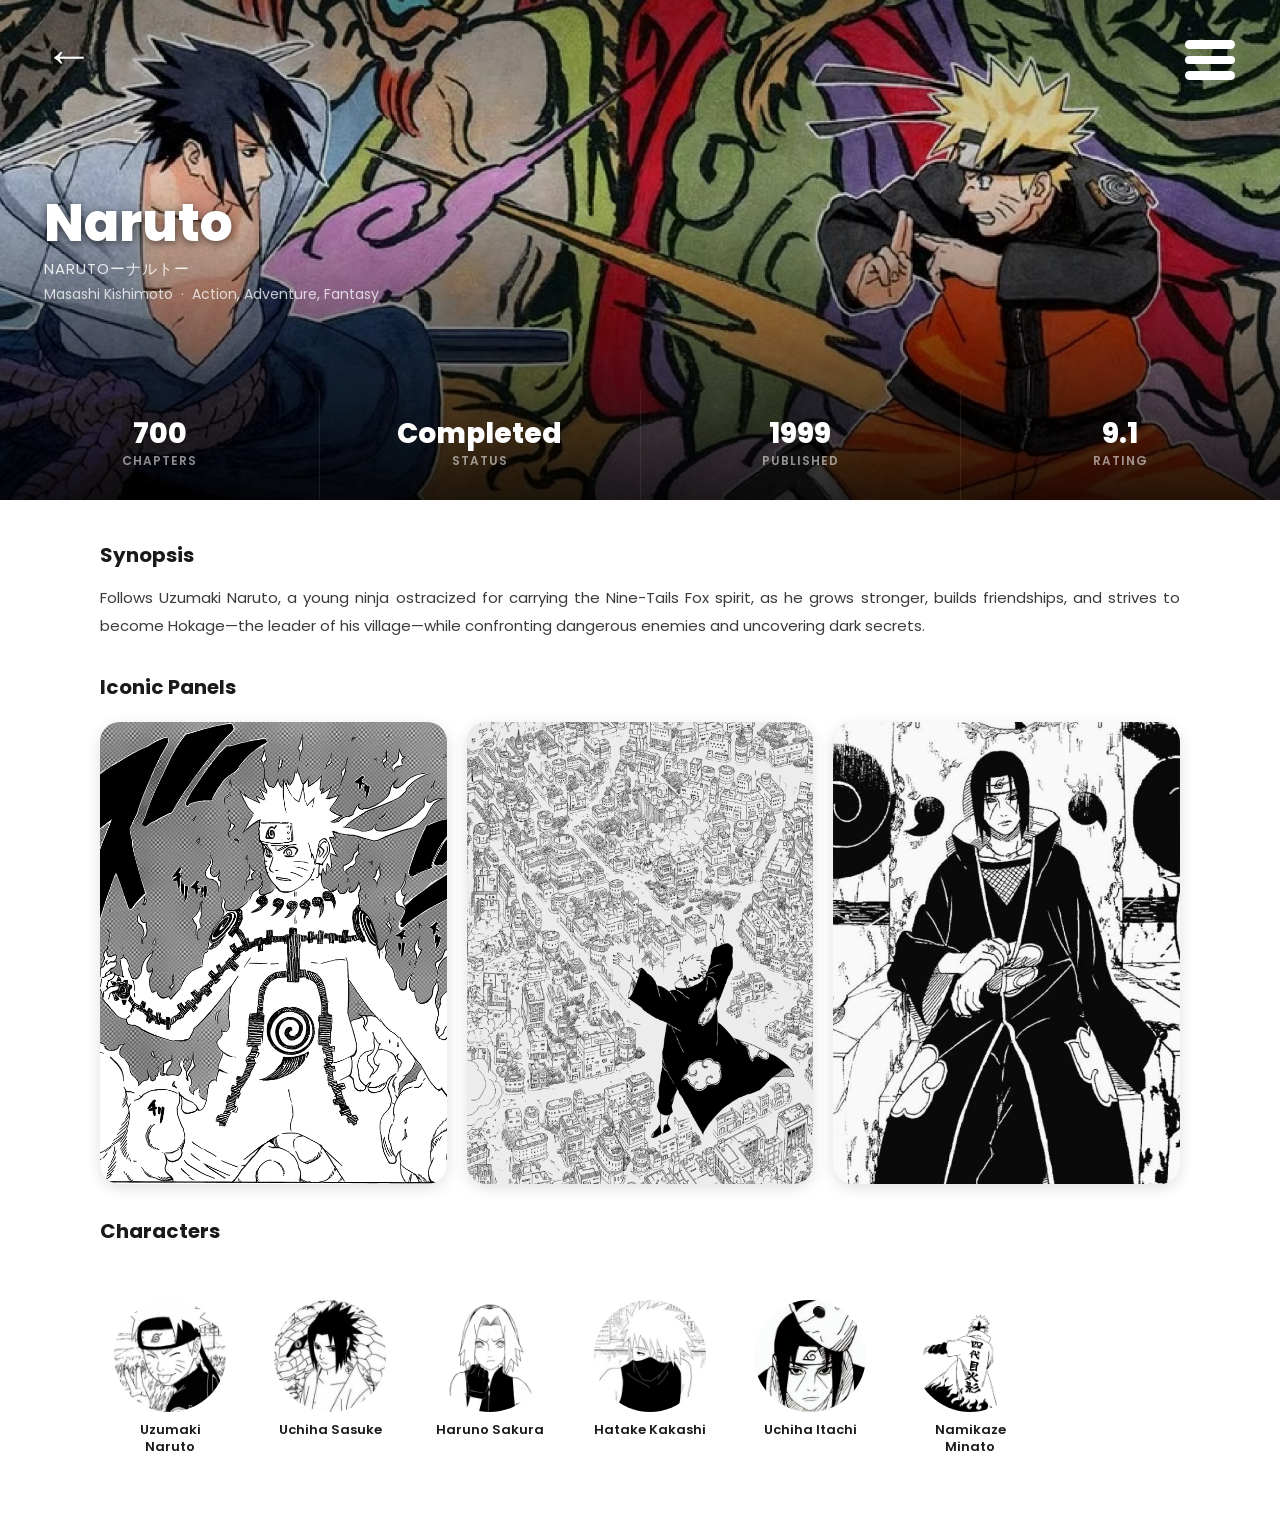
<file: naruto.html>
<!DOCTYPE html>
<html lang="en">

<head>
    <meta charset="UTF-8">
    <meta name="viewport" content="width=device-width, initial-scale=1.0">
    <title>Naruto Shippuden – My Library</title>
    <link href="https://fonts.googleapis.com/css2?family=Poppins:wght@400;600;700;800&display=swap" rel="stylesheet">
    <link rel="stylesheet" href="style.css">
    <link rel="stylesheet" href="manga.css">
</head>

<body>
    <!-- Add BEFORE the .hero div -->
    <input type="checkbox" id="menu-toggle">
    <label for="menu-toggle" class="menu-overlay"></label>

    <div class="menu-panel">
        <div class="menu-panel-header">
            <h2>Menu</h2>
            <label for="menu-toggle" class="menu-close">
                <span></span>
                <span></span>
                <span></span>
            </label>
        </div>
        <a href="index.html" class="menu-item">Home <span class="menu-chevron">›</span></a>
        <a href="favorites.html" class="menu-item">Favorites <span class="menu-chevron">›</span></a>
        <a href="mangaStats.html" class="menu-item">Manga Stats <span class="menu-chevron">›</span></a>

        <div class="menu-divider"></div>
        <div class="menu-section-label">Genre</div>

        <a href="romance.html" class="menu-item">Romance <span class="menu-chevron">›</span></a>
        <a href="action.html" class="menu-item">Action <span class="menu-chevron">›</span></a>
        <a href="sports.html" class="menu-item">Sports <span class="menu-chevron">›</span></a>
        <a href="seinen.html" class="menu-item">Seinen <span class="menu-chevron">›</span></a>
        <a href="adventure.html" class="menu-item">Adventure <span class="menu-chevron">›</span></a>
    </div>
    <!-- HERO -->
    <div class="hero">
        <img class="hero-bg" src="mangacover/narutoBanner.png" alt="Naruto Shippuden Banner">

        <a href="favorites.html" class="hero-back">&#8592;</a>

        <label for="menu-toggle" class="hero-menu">
            <span></span>
            <span></span>
            <span></span>
        </label>

        <div class="hero-info">
            <h1>Naruto<br></h1>
            <div class="jp-title">NARUTOーナルトー</div>
            <div class="meta">Masashi Kishimoto &nbsp;·&nbsp; Action, Adventure, Fantasy</div>
        </div>

        <!-- Stats moved inside hero -->
        <div class="stats-row">
            <div class="stat-card">
                <span class="stat-value">700</span>
                <span class="stat-label">Chapters</span>
            </div>
            <div class="stat-card">
                <span class="stat-value">Completed</span>
                <span class="stat-label">Status</span>
            </div>
            <div class="stat-card">
                <span class="stat-value">1999</span>
                <span class="stat-label">Published</span>
            </div>
            <div class="stat-card">
                <span class="stat-value">9.1</span>
                <span class="stat-label">Rating</span>
            </div>
        </div>
    </div>

    <!-- PAGE BODY -->
    <div class="page-body">

        <!-- Synopsis -->
        <div class="synopsis-box">
            <h2>Synopsis</h2>
            <p>Follows Uzumaki Naruto, a young ninja ostracized for carrying the Nine-Tails Fox spirit, as he grows
                stronger, builds friendships, and strives to become Hokage—the leader of his village—while confronting
                dangerous enemies and uncovering dark secrets.</p>
        </div>

        <!-- Iconic Panels -->
        <div class="panels-section">
            <div class="section-label">Iconic Panels</div>
            <div class="panels-grid">
                <div class="panel-card">
                    <img src="mangacover/iconicPanels/naruto.png" alt="Panel 1">
                </div>
                <div class="panel-card">
                    <img src="mangacover/iconicPanels/pain.png" alt="Panel 2">
                </div>
                <div class="panel-card">
                    <img src="mangacover/iconicPanels/itachi.png" alt="Panel 3">
                </div>
            </div>
        </div>

        <!-- Characters -->
        <div class="characters-section">
            <div class="section-label">Characters</div>
            <div class="char-scroll-wrapper">
                <div class="char-row">
                    <div class="char-card">
                        <img src="mangacover/mangaProfiles/narutopfp.png" alt="Naruto">
                        <span class="char-name">Uzumaki Naruto</span>
                    </div>
                    <div class="char-card">
                        <img src="mangacover/mangaProfiles/sasukepfp.png" alt="Sasuke">
                        <span class="char-name">Uchiha Sasuke</span>
                    </div>
                    <div class="char-card">
                        <img src="mangacover/mangaProfiles/sakura.png" alt="Sakura">
                        <span class="char-name">Haruno Sakura</span>
                    </div>
                    <div class="char-card">
                        <img src="mangacover/mangaProfiles/kakashipfp.png" alt="Kakashi">
                        <span class="char-name">Hatake Kakashi</span>
                    </div>
                    <div class="char-card">
                        <img src="mangacover/mangaProfiles/itachipfp.png" alt="Itachi">
                        <span class="char-name">Uchiha Itachi</span>
                    </div>
                    <div class="char-card">
                        <img src="mangacover/mangaProfiles/minatopfp.png" alt="Minato">
                        <span class="char-name">Namikaze Minato</span>
                    </div>
                </div>
            </div>
        </div>

    </div>

</body>

</html>
</file>
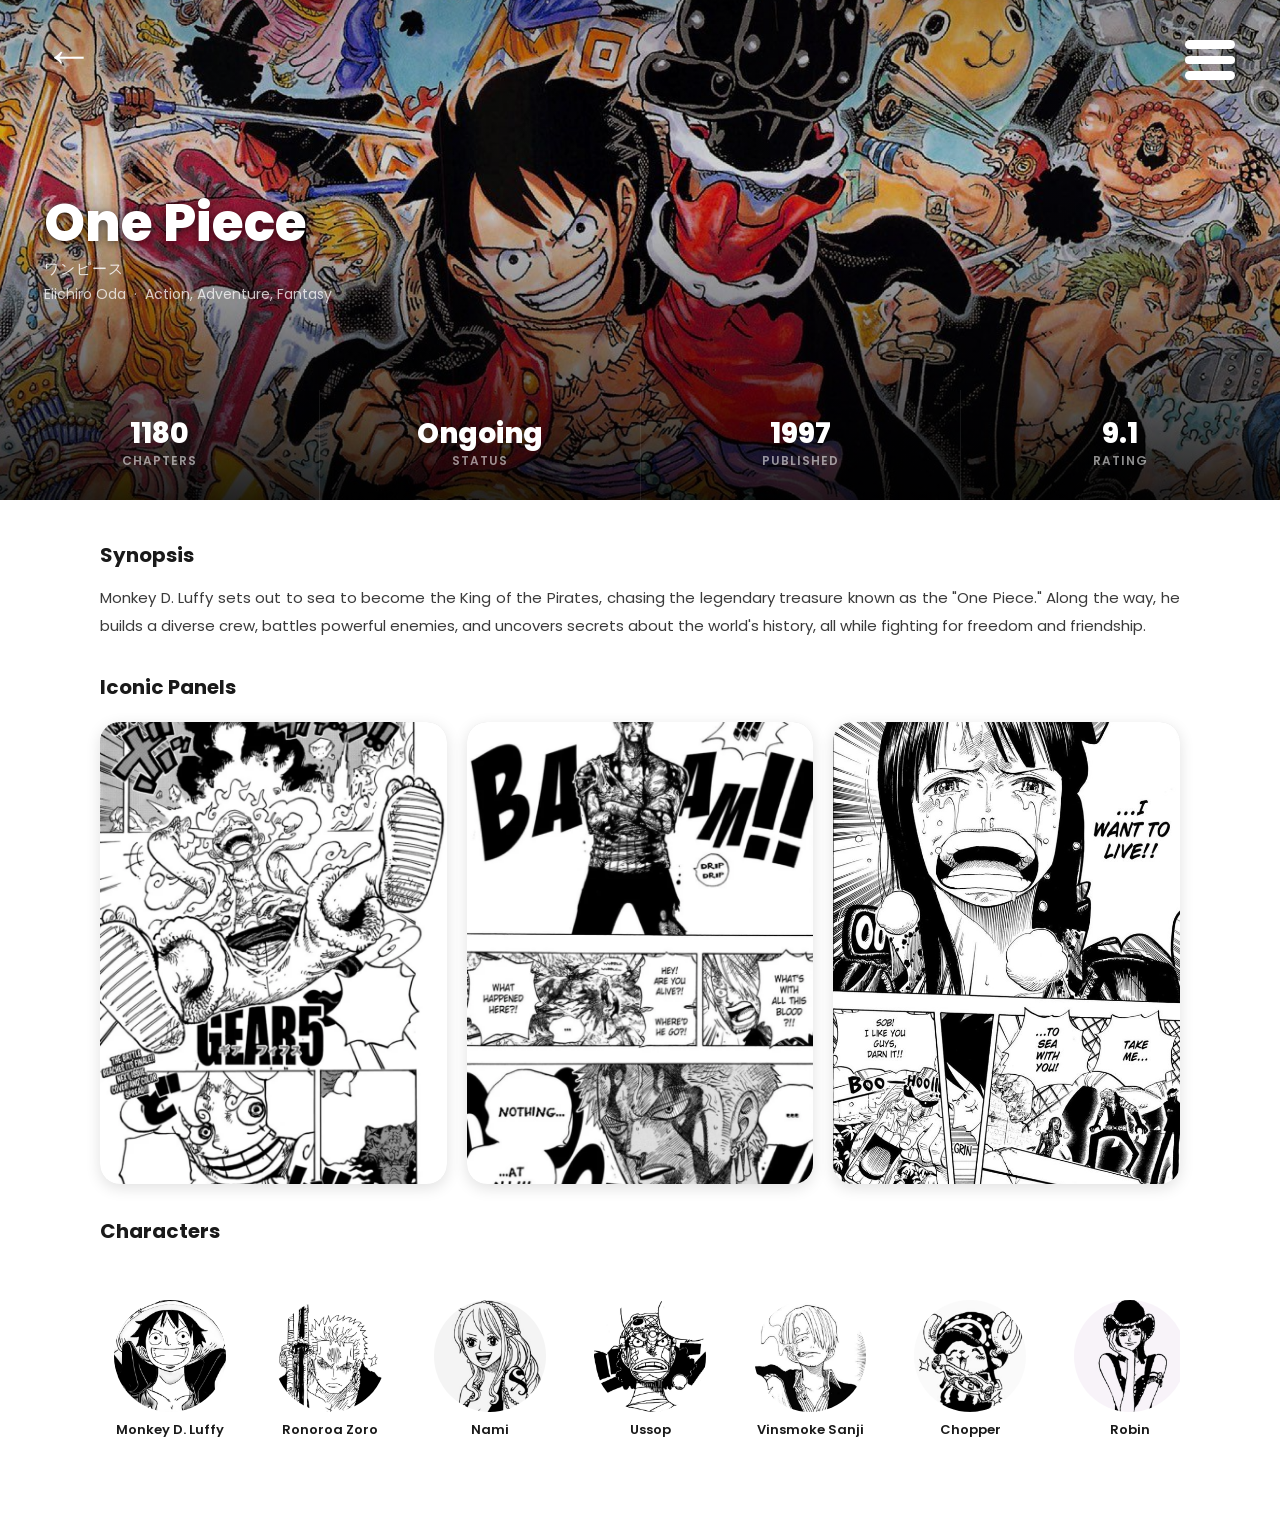
<file: onepiece.html>
<!DOCTYPE html>
<html lang="en">

<head>
    <meta charset="UTF-8">
    <meta name="viewport" content="width=device-width, initial-scale=1.0">
    <title>One Piece – My Library</title>
    <link href="https://fonts.googleapis.com/css2?family=Poppins:wght@400;600;700;800&display=swap" rel="stylesheet">
    <link rel="stylesheet" href="style.css">
    <link rel="stylesheet" href="manga.css">
</head>

<body>
    <!-- Add BEFORE the .hero div -->
    <input type="checkbox" id="menu-toggle">
    <label for="menu-toggle" class="menu-overlay"></label>

    <div class="menu-panel">
        <div class="menu-panel-header">
            <h2>Menu</h2>
            <label for="menu-toggle" class="menu-close">
                <span></span>
                <span></span>
                <span></span>
            </label>
        </div>
        <a href="index.html" class="menu-item">Home <span class="menu-chevron">›</span></a>
        <a href="favorites.html" class="menu-item">Favorites <span class="menu-chevron">›</span></a>
        <a href="mangaStats.html" class="menu-item">Manga Stats <span class="menu-chevron">›</span></a>

        <div class="menu-divider"></div>
        <div class="menu-section-label">Genre</div>

        <a href="romance.html" class="menu-item">Romance <span class="menu-chevron">›</span></a>
        <a href="action.html" class="menu-item">Action <span class="menu-chevron">›</span></a>
        <a href="sports.html" class="menu-item">Sports <span class="menu-chevron">›</span></a>
        <a href="seinen.html" class="menu-item">Seinen <span class="menu-chevron">›</span></a>
        <a href="adventure.html" class="menu-item">Adventure <span class="menu-chevron">›</span></a>
    </div>
    <!-- HERO -->
    <div class="hero">
        <img class="hero-bg" src="mangacover/onepieceBanner.png" alt="One Piece Banner">

        <a href="favorites.html" class="hero-back">&#8592;</a>

        <label for="menu-toggle" class="hero-menu">
            <span></span>
            <span></span>
            <span></span>
        </label>

        <div class="hero-info">
            <h1>One Piece</h1>
            <div class="jp-title">ワンピース</div>
            <div class="meta">Eiichiro Oda &nbsp;·&nbsp; Action, Adventure, Fantasy</div>
        </div>

        <!-- Stats inside hero -->
        <div class="stats-row">
            <div class="stat-card">
                <span class="stat-value">1180</span>
                <span class="stat-label">Chapters</span>
            </div>
            <div class="stat-card">
                <span class="stat-value">Ongoing</span>
                <span class="stat-label">Status</span>
            </div>
            <div class="stat-card">
                <span class="stat-value">1997</span>
                <span class="stat-label">Published</span>
            </div>
            <div class="stat-card">
                <span class="stat-value">9.1</span>
                <span class="stat-label">Rating</span>
            </div>
        </div>
    </div>

    <!-- PAGE BODY -->
    <div class="page-body">

        <!-- Synopsis -->
        <div class="synopsis-box">
            <h2>Synopsis</h2>
            <p>Monkey D. Luffy sets out to sea to become the King of the Pirates, chasing the legendary treasure known
                as the "One Piece." Along the way, he builds a diverse crew, battles powerful enemies, and uncovers
                secrets about the world's history, all while fighting for freedom and friendship.</p>
        </div>

        <!-- Iconic Panels -->
        <div class="panels-section">
            <div class="section-label">Iconic Panels</div>
            <div class="panels-grid">
                <div class="panel-card">
                    <img src="mangacover/iconicPanels/onepiecePanels/gear5.png" alt="Panel 1">
                </div>
                <div class="panel-card">
                    <img src="mangacover/iconicPanels/onepiecePanels/nothingHappend.png" alt="Panel 2">
                </div>
                <div class="panel-card">
                    <img src="mangacover/iconicPanels/onepiecePanels/iwanttolive.png" alt="Panel 3">
                </div>
            </div>
        </div>

        <!-- Characters -->
        <div class="characters-section">
            <div class="section-label">Characters</div>
            <div class="char-scroll-wrapper"> <!-- the scroll container -->
                <div class="char-row"> <!-- the inner row that holds all cards -->
                    <div class="char-card">
                        <img src="mangacover/mangaProfiles/onepiece/luffypfp.png" alt="Luffy">
                        <span class="char-name">Monkey D. Luffy</span>
                    </div>
                    <div class="char-card">
                        <img src="mangacover/mangaProfiles/onepiece/zoropfp.png" alt="Zoro">
                        <span class="char-name">Ronoroa Zoro</span>
                    </div>
                    <div class="char-card">
                        <img src="mangacover/mangaProfiles/onepiece/namipfp.png" alt="Nami">
                        <span class="char-name">Nami</span>
                    </div>
                    <div class="char-card">
                        <img src="mangacover/mangaProfiles/onepiece/ussop.png" alt="Ussop">
                        <span class="char-name">Ussop</span>
                    </div>
                    <div class="char-card">
                        <img src="mangacover/mangaProfiles/onepiece/sanjipfp.png" alt="Sanji">
                        <span class="char-name">Vinsmoke Sanji</span>
                    </div>
                    <div class="char-card">
                        <img src="mangacover/mangaProfiles/onepiece/chopperpfp.png" alt="Chopper">
                        <span class="char-name">Chopper</span>
                    </div>
                    <div class="char-card">
                        <img src="mangacover/mangaProfiles/onepiece/robinpfp.png" alt="Robin">
                        <span class="char-name">Robin</span>
                    </div>
                    <div class="char-card">
                        <img src="mangacover/mangaProfiles/onepiece/frankypfp.png" alt="Franky">
                        <span class="char-name">Franky</span>
                    </div>
                    <div class="char-card">
                        <img src="mangacover/mangaProfiles/onepiece/brookpfp.png" alt="Brook">
                        <span class="char-name">Brook</span>
                    </div>
                    <div class="char-card">
                        <img src="mangacover/mangaProfiles/onepiece/jinbeipfp.png" alt="Jinbe">
                        <span class="char-name">Jinbe</span>
                    </div>
                </div>
            </div>
        </div>
    </div>

</body>

</html>
</file>
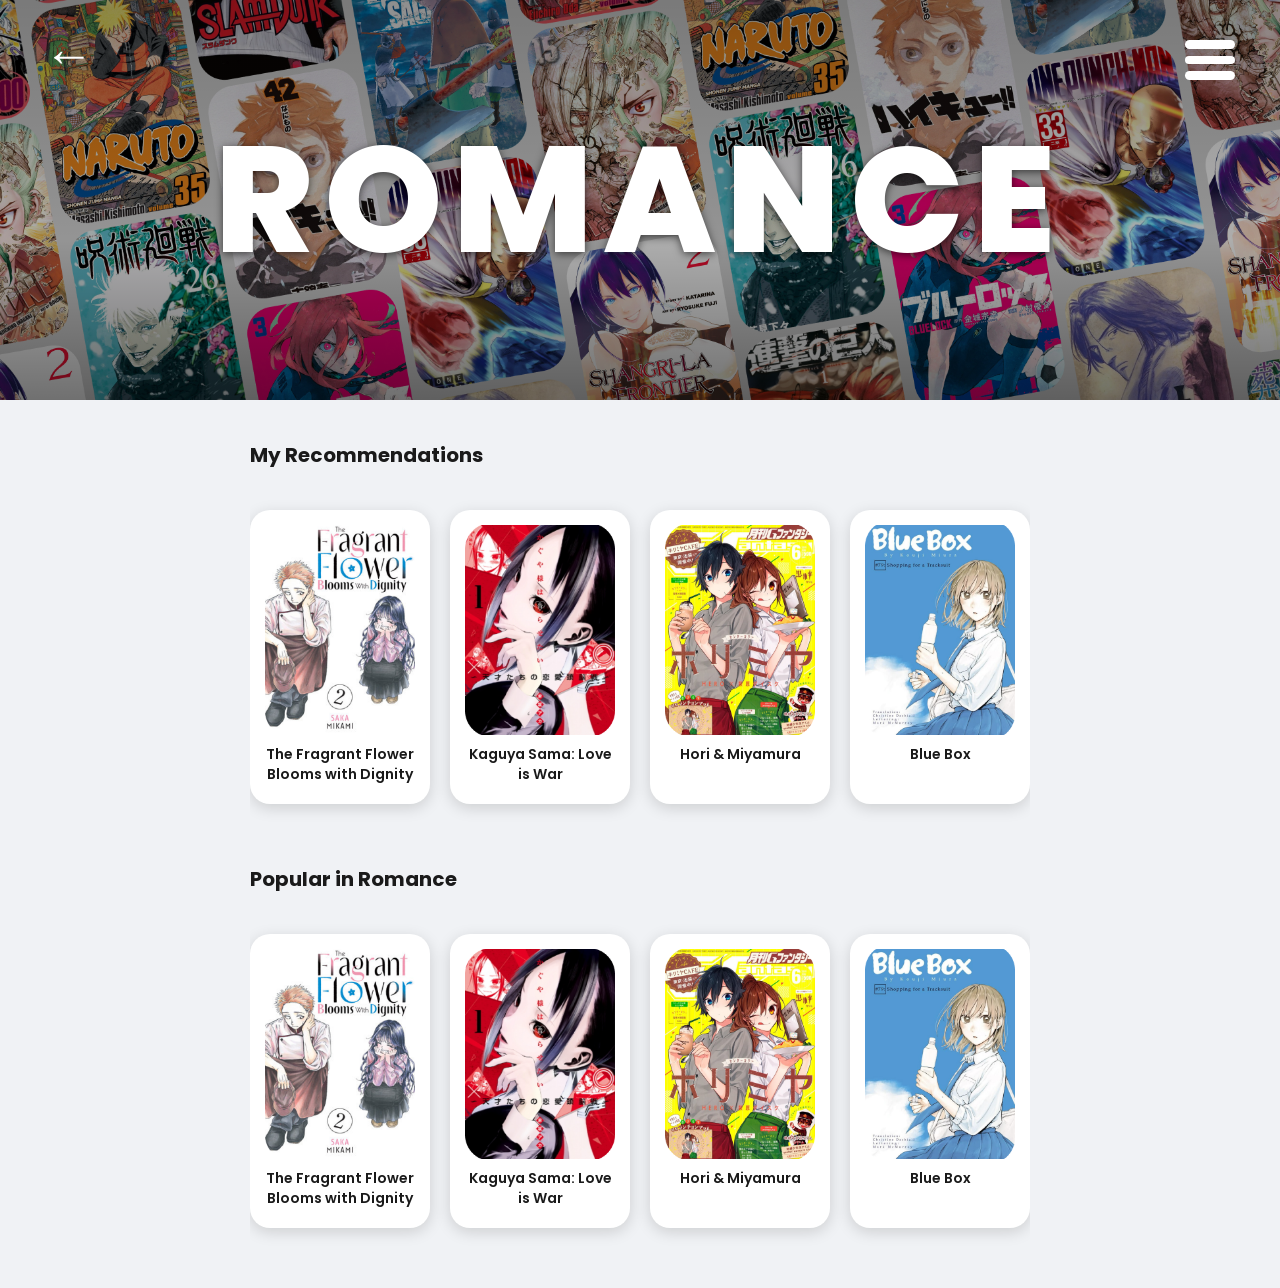
<file: romance.html>
<!DOCTYPE html>
<html lang="en">

<head>
    <meta charset="UTF-8">
    <meta name="viewport" content="width=device-width, initial-scale=1.0">
    <title>Romance - My Library</title>
    <link href="https://fonts.googleapis.com/css2?family=Poppins:wght@400;600;700;800&display=swap" rel="stylesheet">
    <link rel="stylesheet" href="style.css">
    <link rel="stylesheet" href="style2.css">
</head>

<body>

    <!-- 1. Checkbox -->
    <input type="checkbox" id="menu-toggle">

    <!-- 2. Overlay -->
    <label for="menu-toggle" class="menu-overlay"></label>

    <!-- 3. Menu Panel -->
    <div class="menu-panel">
        <div class="menu-panel-header">
            <h2>Menu</h2>
            <label for="menu-toggle" class="menu-close">
                <span></span>
                <span></span>
                <span></span>
            </label>
        </div>
        <a href="index.html" class="menu-item">Home <span class="menu-chevron">›</span></a>
        <a href="favorites.html" class="menu-item">Favorites <span class="menu-chevron">›</span></a>
        <a href="mangaStats.html" class="menu-item">Manga Stats <span class="menu-chevron">›</span></a>

        <div class="menu-divider"></div>
        <div class="menu-section-label">Genre</div>

        <a href="romance.html" class="menu-item">Romance <span class="menu-chevron">›</span></a>
        <a href="action.html" class="menu-item">Action <span class="menu-chevron">›</span></a>
        <a href="sports.html" class="menu-item">Sports <span class="menu-chevron">›</span></a>
        <a href="seinen.html" class="menu-item">Seinen <span class="menu-chevron">›</span></a>
        <a href="adventure.html" class="menu-item">Adventure <span class="menu-chevron">›</span></a>
    </div>

    <!-- HERO BANNER -->
    <div class="genre-hero">
        <img src="mangacover/manga.png" alt="Romance Banner">

        <!-- Back arrow -->
        <a href="index.html" class="hero-back">&#8592;</a>

        <!-- Hamburger — label triggers checkbox -->
        <label for="menu-toggle" class="hero-menu">
            <span></span>
            <span></span>
            <span></span>
        </label>

        <!-- Title -->
        <div class="hero-title">ROMANCE</div>
    </div>

    <!-- PAGE BODY -->
    <div class="page-body">

        <!-- My Recommendations -->
        <div class="manga-shelf">
            <div class="section-label">My Recommendations</div>
            <div class="manga-scroll-wrapper" id="rec-scroll">
                <div class="manga-row">
                    <div class="manga-card"><a href="kaoru.html">
                            <img src="image/kaoru_hana.png" alt="The Fragrant Flower Blooms with Dignity">
                            <span class="manga-title">The Fragrant Flower Blooms with Dignity</span>
                        </a>
                    </div>
                    <div class="manga-card">
                        <a href="kaguya.html">
                            <img src="image/kaguya.png" alt="Kaguya Sama: Love is War">
                            <span class="manga-title">Kaguya Sama: Love is War</span>
                        </a>
                    </div>
                    <div class="manga-card">
                        <img src="image/horimiya.png" alt="Hori &amp; Miyamura">
                        <span class="manga-title">Hori &amp; Miyamura</span>
                    </div>
                    <div class="manga-card">
                        <img src="image/bluebox.png" alt="Blue Box">
                        <span class="manga-title">Blue Box</span>
                    </div>
                </div>
            </div>
        </div>

        <!-- Popular in Romance -->
        <div class="manga-shelf">
            <div class="section-label">Popular in Romance</div>
            <div class="manga-scroll-wrapper" id="pop-scroll">
                <div class="manga-row">
                    <div class="manga-card">
                        <a href="kaoru.html">
                            <img src="image/kaoru_hana.png" alt="The Fragrant Flower Blooms with Dignity">
                            <span class="manga-title">The Fragrant Flower Blooms with Dignity</span>
                        </a>
                    </div>
                    <div class="manga-card">
                        <a href="kaguya.html">
                            <img src="image/kaguya.png" alt="Kaguya Sama: Love is War">
                            <span class="manga-title">Kaguya Sama: Love is War</span>
                        </a>
                    </div>
                    <div class="manga-card">
                        <img src="image/horimiya.png" alt="Hori &amp; Miyamura">
                        <span class="manga-title">Hori &amp; Miyamura</span>
                    </div>
                    <div class="manga-card">
                        <img src="image/bluebox.png" alt="Blue Box">
                        <span class="manga-title">Blue Box</span>
                    </div>
                </div>
            </div>
        </div>

    </div><!-- end page-body -->
</body>

</html>
</file>
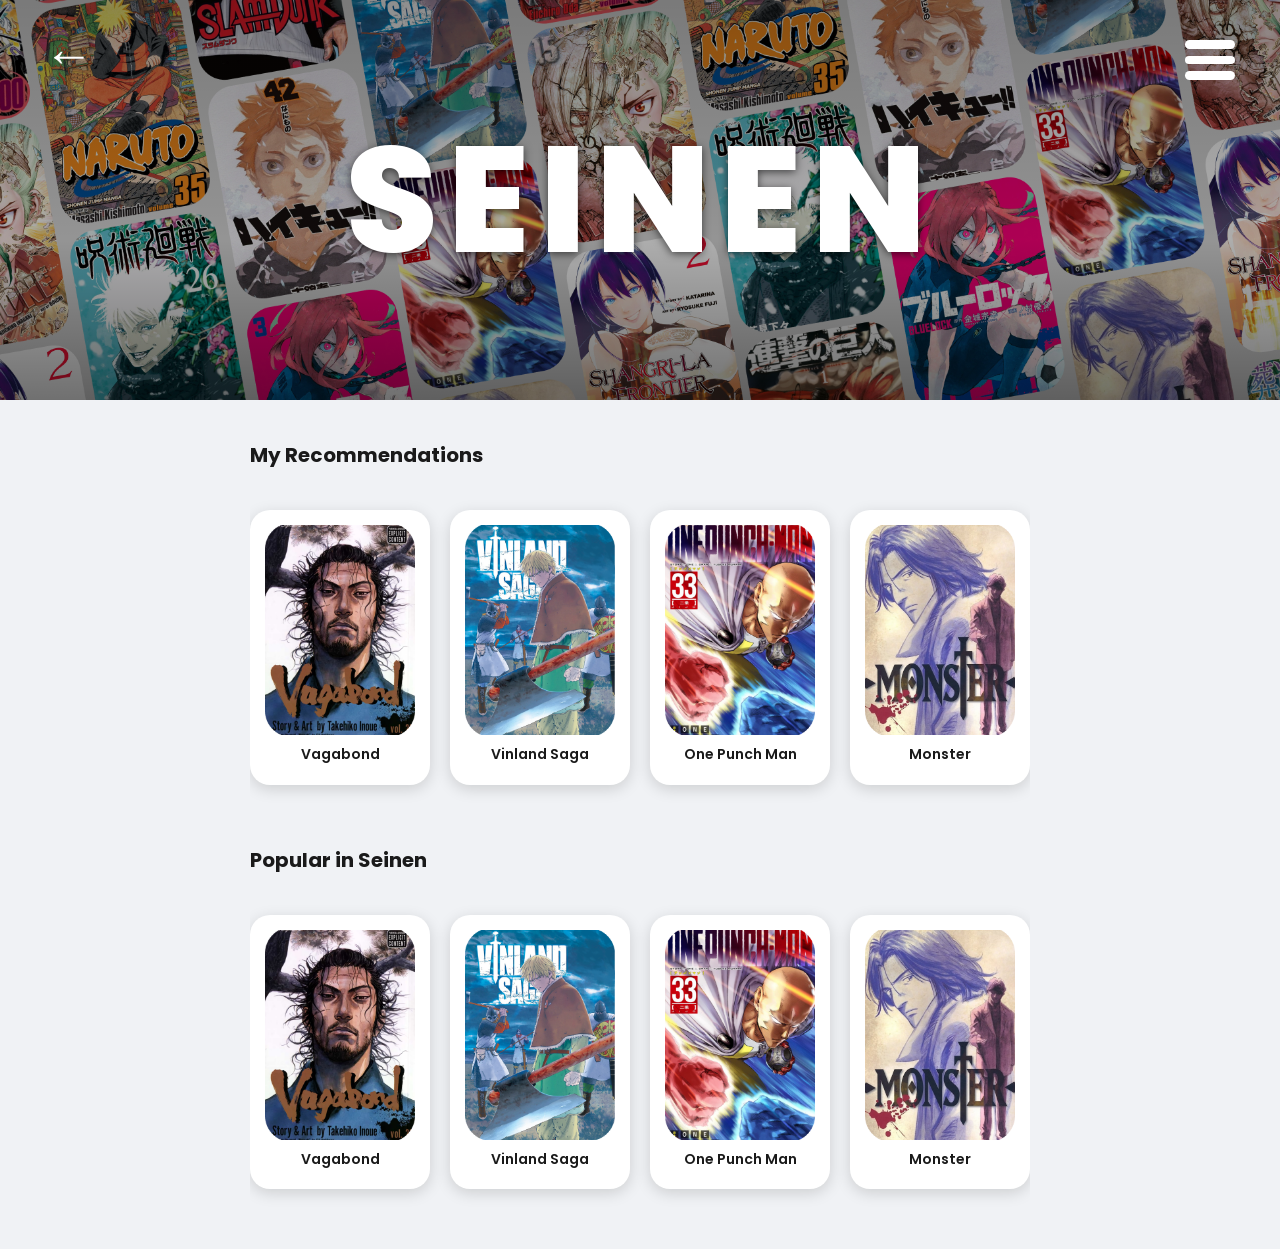
<file: seinen.html>
<!DOCTYPE html>
<html lang="en">

<head>
    <meta charset="UTF-8">
    <meta name="viewport" content="width=device-width, initial-scale=1.0">
    <title>Seinen - My Library</title>
    <link href="https://fonts.googleapis.com/css2?family=Poppins:wght@400;600;700;800&display=swap" rel="stylesheet">
    <link rel="stylesheet" href="style.css">
    <link rel="stylesheet" href="style2.css">
</head>

<body>
    <!-- 1. Checkbox -->
    <input type="checkbox" id="menu-toggle">

    <!-- 2. Overlay -->
    <label for="menu-toggle" class="menu-overlay"></label>

    <!-- 3. Menu Panel -->
    <div class="menu-panel">
        <div class="menu-panel-header">
            <h2>Menu</h2>
            <label for="menu-toggle" class="menu-close">
                <span></span>
                <span></span>
                <span></span>
            </label>
        </div>
        <a href="index.html" class="menu-item">Home <span class="menu-chevron">›</span></a>
        <a href="favorites.html" class="menu-item">Favorites <span class="menu-chevron">›</span></a>
        <a href="mangaStats.html" class="menu-item">Manga Stats <span class="menu-chevron">›</span></a>

        <div class="menu-divider"></div>
        <div class="menu-section-label">Genre</div>

        <a href="romance.html" class="menu-item">Romance <span class="menu-chevron">›</span></a>
        <a href="action.html" class="menu-item">Action <span class="menu-chevron">›</span></a>
        <a href="sports.html" class="menu-item">Sports <span class="menu-chevron">›</span></a>
        <a href="seinen.html" class="menu-item">Seinen <span class="menu-chevron">›</span></a>
        <a href="adventure.html" class="menu-item">Adventure <span class="menu-chevron">›</span></a>
    </div>

    <!-- HERO BANNER -->
    <div class="genre-hero">
        <img src="mangacover/manga.png" alt="SEINEN Banner">

        <!-- Back arrow -->
        <a href="index.html" class="hero-back">&#8592;</a>

        <!-- Hamburger — label triggers checkbox -->
        <label for="menu-toggle" class="hero-menu">
            <span></span>
            <span></span>
            <span></span>
        </label>

        <!-- Title -->
        <div class="hero-title">SEINEN</div>
    </div>

    <!-- PAGE BODY -->
    <div class="page-body">


        <!-- My Recommendations -->
        <div class="manga-shelf">
            <div class="section-label">My Recommendations</div>
            <div class="manga-scroll-wrapper" id="rec-scroll">
                <div class="manga-row">
                    <div class="manga-card">
                        <img src="mangacover/vagabond.png" alt="Vagabond">
                        <span class="manga-title">Vagabond</span>
                    </div>
                    <div class="manga-card">
                        <img src="mangacover/vinland.png" alt="Vinland Saga">
                        <span class="manga-title">Vinland Saga</span>
                    </div>
                    <div class="manga-card">
                        <img src="mangacover/op.png" alt="One Punch Man">
                        <span class="manga-title">One Punch Man</span>
                    </div>
                    <div class="manga-card">
                        <img src="mangacover/mons.png" alt="Monster">
                        <span class="manga-title">Monster</span>
                    </div>
                </div>
            </div>
        </div>

        <!-- Popular in Seinen -->
        <div class="manga-shelf">
            <div class="section-label">Popular in Seinen</div>
            <div class="manga-scroll-wrapper" id="pop-scroll">
                <div class="manga-row">
                    <div class="manga-card">
                        <img src="mangacover/vagabond.png" alt="Vagabond">
                        <span class="manga-title">Vagabond</span>
                    </div>
                    <div class="manga-card">
                        <img src="mangacover/vinland.png" alt="Vinland Saga">
                        <span class="manga-title">Vinland Saga</span>
                    </div>
                    <div class="manga-card">
                        <img src="mangacover/op.png" alt="One Punch Man">
                        <span class="manga-title">One Punch Man</span>
                    </div>
                    <div class="manga-card">
                        <img src="mangacover/mons.png" alt="Monster">
                        <span class="manga-title">Monster</span>
                    </div>
                </div>
            </div>
        </div>

    </div><!-- end page-body -->
</body>

</html>
</file>
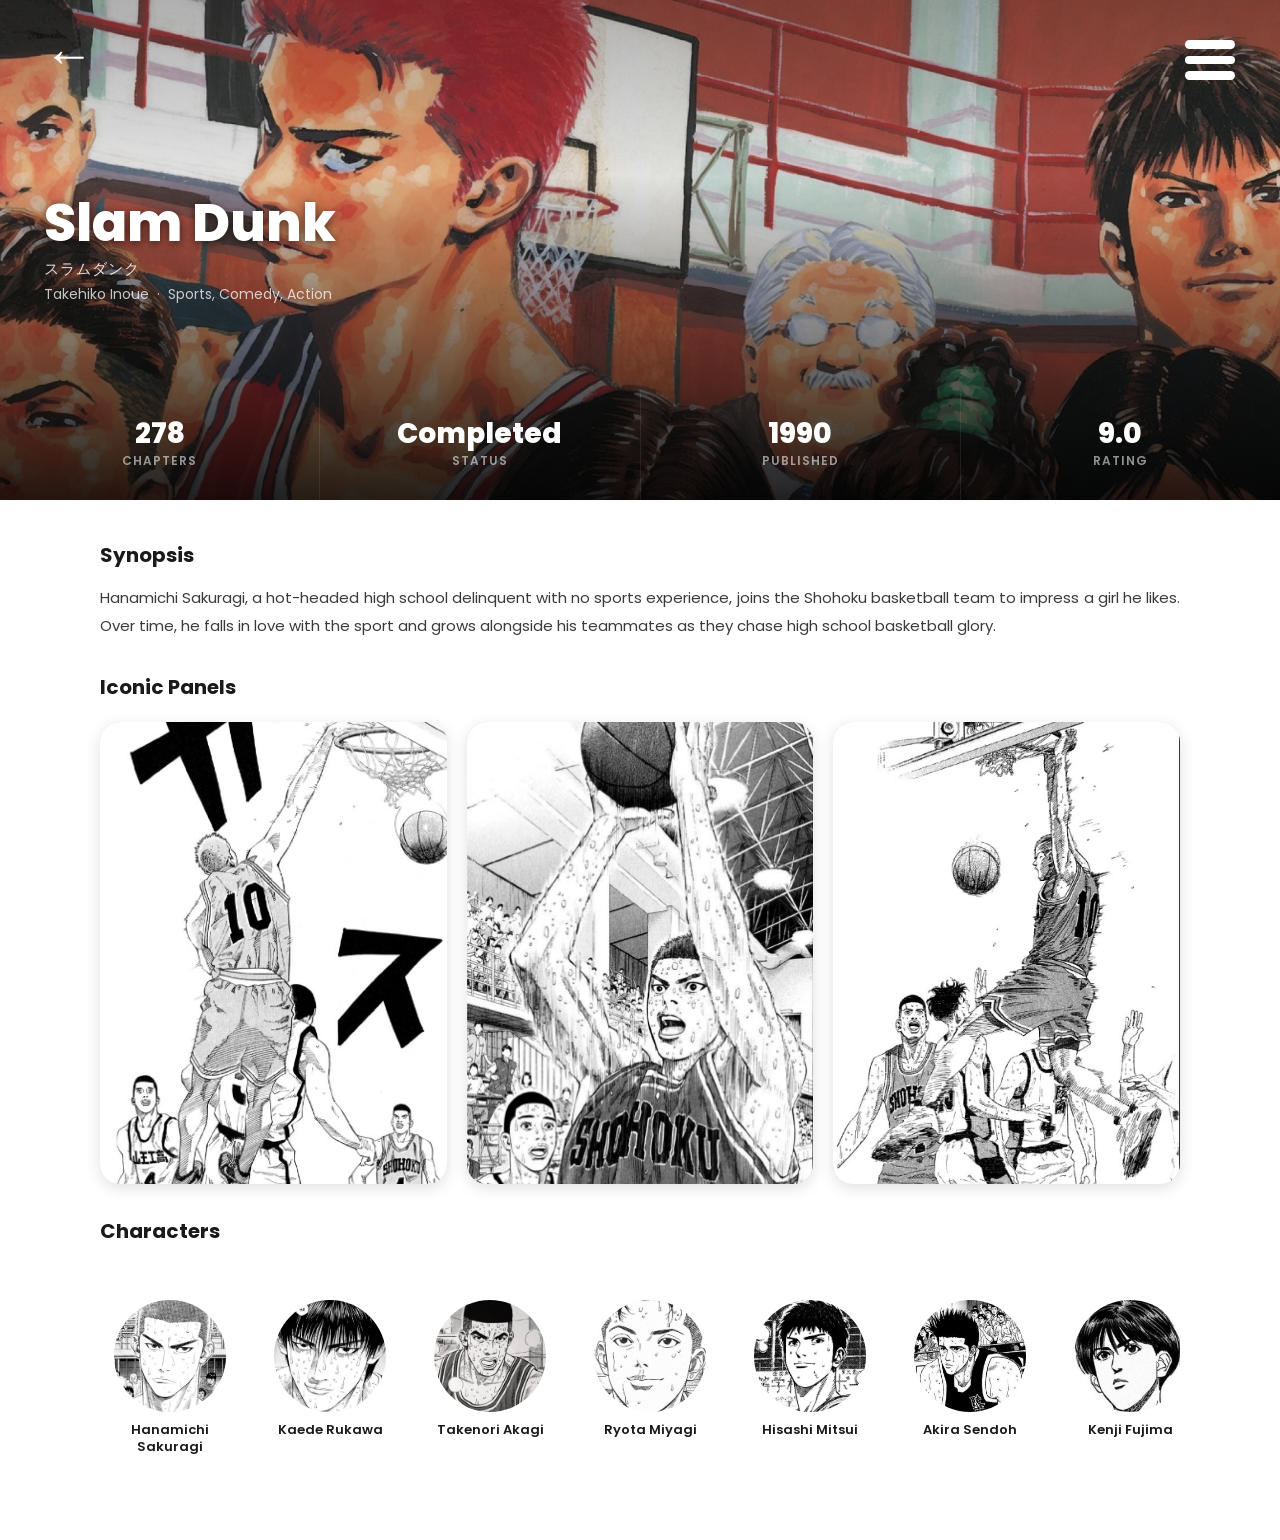
<file: slamdunk.html>
<!DOCTYPE html>
<html lang="en">

<head>
    <meta charset="UTF-8">
    <meta name="viewport" content="width=device-width, initial-scale=1.0">
    <title>Slam Dunk – My Library</title>
    <link href="https://fonts.googleapis.com/css2?family=Poppins:wght@400;600;700;800&display=swap" rel="stylesheet">
    <link rel="stylesheet" href="style.css">
    <link rel="stylesheet" href="manga.css">
</head>

<body>
    <!-- Add BEFORE the .hero div -->
    <input type="checkbox" id="menu-toggle">
    <label for="menu-toggle" class="menu-overlay"></label>

    <div class="menu-panel">
        <div class="menu-panel-header">
            <h2>Menu</h2>
            <label for="menu-toggle" class="menu-close">
                <span></span>
                <span></span>
                <span></span>
            </label>
        </div>
        <a href="index.html" class="menu-item">Home <span class="menu-chevron">›</span></a>
        <a href="favorites.html" class="menu-item">Favorites <span class="menu-chevron">›</span></a>
        <a href="mangaStats.html" class="menu-item">Manga Stats <span class="menu-chevron">›</span></a>

        <div class="menu-divider"></div>
        <div class="menu-section-label">Genre</div>

        <a href="romance.html" class="menu-item">Romance <span class="menu-chevron">›</span></a>
        <a href="action.html" class="menu-item">Action <span class="menu-chevron">›</span></a>
        <a href="sports.html" class="menu-item">Sports <span class="menu-chevron">›</span></a>
        <a href="seinen.html" class="menu-item">Seinen <span class="menu-chevron">›</span></a>
        <a href="adventure.html" class="menu-item">Adventure <span class="menu-chevron">›</span></a>
    </div>
    <!-- HERO -->
    <div class="hero">
        <img class="hero-bg" src="image/sd.png" alt="Slam Dunk Banner">

        <a href="favorites.html" class="hero-back">&#8592;</a>

        <label for="menu-toggle" class="hero-menu">
            <span></span>
            <span></span>
            <span></span>
        </label>

        <div class="hero-info">
            <h1>Slam Dunk</h1>
            <div class="jp-title">スラムダンク</div>
            <div class="meta">Takehiko Inoue &nbsp;·&nbsp; Sports, Comedy, Action</div>
        </div>

        <!-- Stats inside hero -->
        <div class="stats-row">
            <div class="stat-card">
                <span class="stat-value">278</span>
                <span class="stat-label">Chapters</span>
            </div>
            <div class="stat-card">
                <span class="stat-value">Completed</span>
                <span class="stat-label">Status</span>
            </div>
            <div class="stat-card">
                <span class="stat-value">1990</span>
                <span class="stat-label">Published</span>
            </div>
            <div class="stat-card">
                <span class="stat-value">9.0</span>
                <span class="stat-label">Rating</span>
            </div>
        </div>
    </div>

    <!-- PAGE BODY -->
    <div class="page-body">

        <!-- Synopsis -->
        <div class="synopsis-box">
            <h2>Synopsis</h2>
            <p>Hanamichi Sakuragi, a hot-headed high school delinquent with no sports experience, joins the Shohoku
                basketball team to impress a girl he likes. Over time, he falls in love with the sport and grows
                alongside his teammates as they chase high school basketball glory.</p>
        </div>

        <!-- Iconic Panels -->
        <div class="panels-section">
            <div class="section-label">Iconic Panels</div>
            <div class="panels-grid">
                <div class="panel-card">
                    <img src="mangacover/iconicPanels/slamDunk/dunk1.png" alt="Panel 1">

                </div>
                <div class="panel-card">
                    <img src="mangacover/iconicPanels/slamDunk/superjmpShot.png" alt="Panel 2">

                </div>
                <div class="panel-card">
                    <img src="mangacover/iconicPanels/slamDunk/dunkagain.png" alt="Panel 3">

                </div>
            </div>
        </div>

        <!-- Characters -->
        <div class="characters-section">
            <div class="section-label">Characters</div>
            <div class="char-scroll-wrapper">
                <div class="char-row">
                    <div class="char-card">
                        <img src="mangacover/mangaProfiles/slamDunk/sakuragipfp.png" alt="Sakuragi">
                        <span class="char-name">Hanamichi Sakuragi</span>
                    </div>
                    <div class="char-card">
                        <img src="mangacover/mangaProfiles/slamDunk/rukawa.png" alt="Rukawa">
                        <span class="char-name">Kaede Rukawa</span>
                    </div>
                    <div class="char-card">
                        <img src="mangacover/mangaProfiles/slamDunk/goripfp.png" alt="Akagi">
                        <span class="char-name">Takenori Akagi</span>
                    </div>
                    <div class="char-card">
                        <img src="mangacover/mangaProfiles/slamDunk/ryota.png" alt="Miyagi">
                        <span class="char-name">Ryota Miyagi</span>
                    </div>
                    <div class="char-card">
                        <img src="mangacover/mangaProfiles/slamDunk/mitchiboii.png" alt="Mitsui">
                        <span class="char-name">Hisashi Mitsui</span>
                    </div>
                    <div class="char-card">
                        <img src="mangacover/mangaProfiles/slamDunk/sendohpfp.png" alt="Sendoh">
                        <span class="char-name">Akira Sendoh</span>
                    </div>
                    <div class="char-card">
                        <img src="mangacover/mangaProfiles/slamDunk/fujimapfp.png" alt="Fujima">
                        <span class="char-name">Kenji Fujima</span>
                    </div>
                    <div class="char-card">
                        <img src="mangacover/mangaProfiles/slamDunk/makiShinichipfp.png" alt="Shinichi Maki">
                        <span class="char-name">Shinichi Maki</span>
                    </div>
                    <div class="char-card">
                        <img src="mangacover/mangaProfiles/slamDunk/eiji.png" alt="Sawakita">
                        <span class="char-name">Eiji Sawakita</span>
                    </div>
                </div>
            </div>
        </div>

    </div>

</body>

</html>
</file>
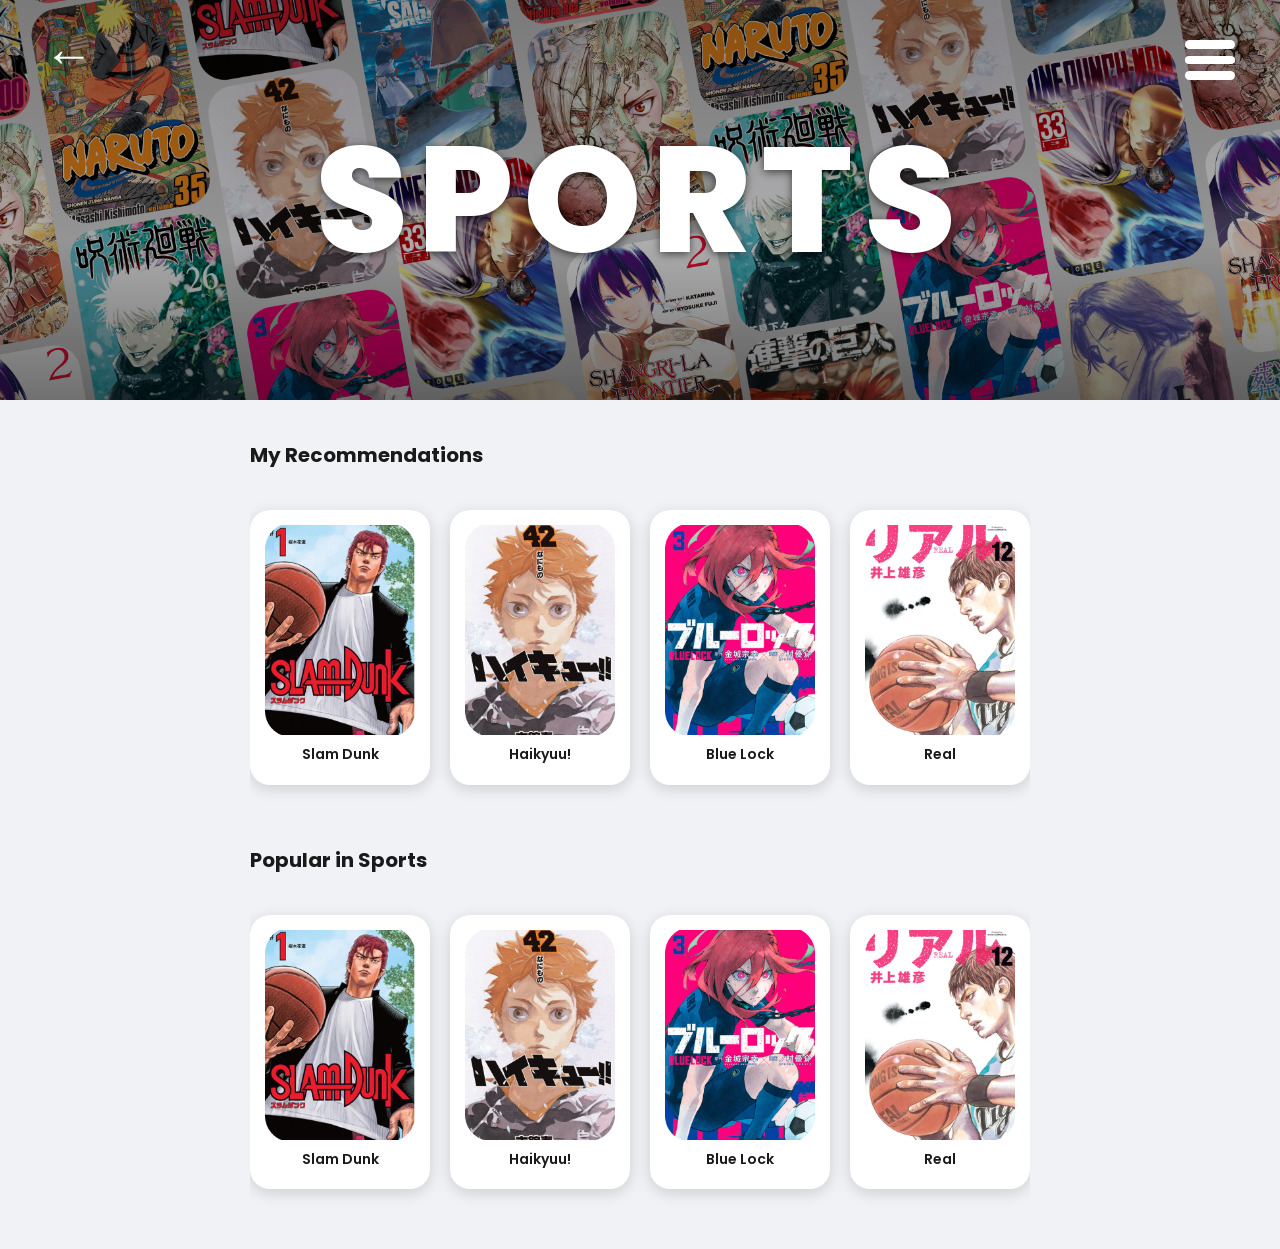
<file: sports.html>
<!DOCTYPE html>
<html lang="en">

<head>
    <meta charset="UTF-8">
    <meta name="viewport" content="width=device-width, initial-scale=1.0">
    <title>Sports - My Library</title>
    <link href="https://fonts.googleapis.com/css2?family=Poppins:wght@400;600;700;800&display=swap" rel="stylesheet">
    <link rel="stylesheet" href="style.css">
    <link rel="stylesheet" href="style2.css">
</head>

<body>
    <!-- 1. Checkbox -->
    <input type="checkbox" id="menu-toggle">

    <!-- 2. Overlay -->
    <label for="menu-toggle" class="menu-overlay"></label>

    <!-- 3. Menu Panel -->
    <div class="menu-panel">
        <div class="menu-panel-header">
            <h2>Menu</h2>
            <label for="menu-toggle" class="menu-close">
                <span></span>
                <span></span>
                <span></span>
            </label>
        </div>
        <a href="index.html" class="menu-item">Home <span class="menu-chevron">›</span></a>
        <a href="favorites.html" class="menu-item">Favorites <span class="menu-chevron">›</span></a>
        <a href="mangaStats.html" class="menu-item">Manga Stats <span class="menu-chevron">›</span></a>

        <div class="menu-divider"></div>
        <div class="menu-section-label">Genre</div>

        <a href="romance.html" class="menu-item">Romance <span class="menu-chevron">›</span></a>
        <a href="action.html" class="menu-item">Action <span class="menu-chevron">›</span></a>
        <a href="sports.html" class="menu-item">Sports <span class="menu-chevron">›</span></a>
        <a href="seinen.html" class="menu-item">Seinen <span class="menu-chevron">›</span></a>
        <a href="adventure.html" class="menu-item">Adventure <span class="menu-chevron">›</span></a>
    </div>

    <!-- HERO BANNER -->
    <div class="genre-hero">
        <img src="mangacover/manga.png" alt="SPORT Banner">

        <!-- Back arrow -->
        <a href="index.html" class="hero-back">&#8592;</a>

        <!-- Hamburger — label triggers checkbox -->
        <label for="menu-toggle" class="hero-menu">
            <span></span>
            <span></span>
            <span></span>
        </label>

        <!-- Title -->
        <div class="hero-title">SPORTS</div>
    </div>

    <!-- PAGE BODY -->
    <div class="page-body">


        <!-- My Recommendations -->
        <div class="manga-shelf">
            <div class="section-label">My Recommendations</div>
            <div class="manga-scroll-wrapper" id="rec-scroll">
                <div class="manga-row">
                    <div class="manga-card">
                        <a href="slamdunk.html">
                            <img src="mangacover/slamdunk.png" alt="Slam Dunk">
                            <span class="manga-title">Slam Dunk</span>
                        </a>
                    </div>
                    <div class="manga-card">
                        <img src="mangacover/haikyuu.png" alt="Haikyuu!">
                        <span class="manga-title">Haikyuu!</span>
                    </div>
                    <div class="manga-card">
                        <img src="mangacover/bluelock.png" alt="Blue Lock">
                        <span class="manga-title">Blue Lock</span>
                    </div>
                    <div class="manga-card">
                        <img src="mangacover/real.png" alt="Real">
                        <span class="manga-title">Real</span>
                    </div>
                </div>
            </div>
        </div>

        <!-- Popular in Sports -->
        <div class="manga-shelf">
            <div class="section-label">Popular in Sports</div>
            <div class="manga-scroll-wrapper" id="pop-scroll">
                <div class="manga-row">
                    <div class="manga-card">
                        <a href="slamdunk.html">
                            <img src="mangacover/slamdunk.png" alt="Slam Dunk">
                            <span class="manga-title">Slam Dunk</span>
                        </a>
                    </div>
                    <div class="manga-card">
                        <img src="mangacover/haikyuu.png" alt="Haikyuu!">
                        <span class="manga-title">Haikyuu!</span>
                    </div>
                    <div class="manga-card">
                        <img src="mangacover/bluelock.png" alt="Blue Lock">
                        <span class="manga-title">Blue Lock</span>
                    </div>
                    <div class="manga-card">
                        <img src="mangacover/real.png" alt="Real">
                        <span class="manga-title">Real</span>
                    </div>
                </div>
            </div>
        </div>

    </div><!-- end page-body -->
</body>

</html>
</file>
<file: style.css>
@import url('https://fonts.googleapis.com/css2?family=Poppins:wght@400;600;700&display=swap');

* {
    margin: 0;
    padding: 0;
    box-sizing: border-box;
    font-family: 'Poppins', Arial, Helvetica, sans-serif;
}

body {
    margin: 0;
    padding: 0;
    background: #f0f2f5;
    display: flex;
    flex-direction: column;
    min-height: 100vh;
    align-items: center;
}


/* ============================================================
   HAMBURGER MENU SYSTEM — CHECKBOX TOGGLE
============================================================ */

/* Hidden checkbox  */
#menu-toggle {
    display: none;
    /*pang hide sa checkbox*/
}


/* ============================================================
   MENU OVERLAY
   Dimmed backdrop behind the slide-in panel; click to close
============================================================ */
.menu-overlay {
    position: fixed;
    inset: 0;
    background: rgba(0, 0, 0, 0.45);
    z-index: 100;
    opacity: 0;
    pointer-events: none;
    transition: opacity 0.35s ease;
    cursor: pointer;
}

/* Show overlay when checkbox is checked */
#menu-toggle:checked~.menu-overlay {
    opacity: 1;
    pointer-events: all;
}


/* ============================================================
   MENU PANEL
   Slide-in drawer from the right side of the screen
============================================================ */
.menu-panel {
    position: fixed;
    top: 0;
    right: 0;
    width: 260px;
    height: 100%;
    background: #ececec;
    z-index: 101;
    transform: translateX(100%);
    /* hidden off-screen to the right */
    transition: transform 0.35s cubic-bezier(0.4, 0, 0.2, 1);
    display: flex;
    flex-direction: column;
    overflow-y: auto;
}

/* Slide panel in when checkbox is checked */
#menu-toggle:checked~.menu-panel {
    transform: translateX(0);
}

/* ── Panel Header ───────────────────────────────────────── */
.menu-panel-header {
    display: flex;
    align-items: center;
    justify-content: space-between;
    padding: 24px 24px 20px;
}

.menu-panel-header h2 {
    font-family: 'Poppins', sans-serif;
    font-size: 22px;
    font-weight: 700;
    color: #1a1a1a;
}

/* ── Close Button (X icon) ──────────────────────────────── */
.menu-close {
    cursor: pointer;
    display: flex;
    flex-direction: column;
    gap: 5px;
    padding: 6px;
}

/* Three lines that animate into an X when menu is open */
.menu-close span {
    width: 26px;
    height: 3px;
    background: #1a1a1a;
    border-radius: 30px;
    display: block;
    transition: transform 0.3s ease, opacity 0.3s ease;
    transform-origin: center;
}

/* Top line rotates to form the first diagonal of X */
#menu-toggle:checked~.menu-panel .menu-close span:nth-child(1) {
    transform: translateY(8px) rotate(45deg);
}

/* Middle line fades out */
#menu-toggle:checked~.menu-panel .menu-close span:nth-child(2) {
    opacity: 0;
}

/* Bottom line rotates to form the second diagonal of X */
#menu-toggle:checked~.menu-panel .menu-close span:nth-child(3) {
    transform: translateY(-8px) rotate(-45deg);
}

/* ── Menu Items ─────────────────────────────────────────── */

/* Individual nav link row */
.menu-item {
    display: flex;
    align-items: center;
    justify-content: space-between;
    padding: 14px 24px;
    font-family: 'Poppins', sans-serif;
    font-size: 16px;
    font-weight: 600;
    color: #1a1a1a;
    text-decoration: none;
    transition: background 0.2s ease;
    border-radius: 10px;
    margin: 0 8px;
}

.menu-item:hover {
    background: rgba(0, 0, 0, 0.06);
}

/* Right-side › arrow on each menu item */
.menu-chevron {
    font-size: 20px;
    color: #555;
}

/* ── Menu Divider & Section Label ───────────────────────── */

/* Thin horizontal rule between nav groups */
.menu-divider {
    height: 1px;
    background: rgba(0, 0, 0, 0.1);
    margin: 8px 24px;
}

/* Section label (e.g. "Genre") */
.menu-section-label {
    font-family: 'Poppins', sans-serif;
    font-size: 13px;
    font-weight: 700;
    color: #888;
    text-transform: uppercase;
    letter-spacing: 1px;
    padding: 18px 24px 8px;
}


/* ============================================================
   HEADER
   Full-width dark gradient bar with title, hamburger, search
============================================================ */
.app-header {
    width: 100%;
    background: linear-gradient(to right, #2c2c2c, #4a4a4a);
    padding: 30px 50px;
    display: flex;
    flex-direction: column;
    gap: 25px;
    box-shadow: 0 4px 15px rgba(0, 0, 0, 0.2);
    margin: 0;
}

.header-top {
    display: flex;
    justify-content: space-between;
    align-items: center;
    gap: 20px;
    padding: 0 40px;
}

/* App title */
.app-header h1 {
    color: white;
    font-family: 'Poppins', sans-serif;
    font-size: 40px;
    font-weight: 600;
    text-transform: uppercase;
    letter-spacing: 2px;
    text-shadow: 2px 2px 4px rgba(0, 0, 0, 0.5);
}

/* ── Hamburger Button ───────────────────────────────────── */
.menu {
    width: 60px;
    height: 60px;
    padding: 10px;
    background: transparent;
    border: none;
    color: white;
    display: flex;
    flex-direction: column;
    justify-content: center;
    align-items: center;
    gap: 7px;
    cursor: pointer;
    font-size: 30px;
    transition: transform 0.3s ease;
}

.menu:hover {
    transform: scale(1.1);
    color: #ffcc00;
}

/* Hamburger lines */
.menu span {
    width: 50px;
    height: 10px;
    background: white;
    border-radius: 30px;
    transition: background 0.3s ease;
}

.menu:hover span {
    background: #ffcc00;
}

/* ── Search Box ─────────────────────────────────────────── */
.search-box {
    width: 100%;
    max-width: 2000px;
    margin: 0 auto;
}

.search-box input {
    width: 100%;
    padding: 18px 30px;
    border-radius: 30px;
    border: none;
    outline: none;
    background: #dcdcdc;
    font-size: 18px;
}


/* ============================================================
   GENRE CARDS CONTAINER
   Wraps all genre cards in a centered column layout
============================================================ */
.genres {
    width: 100%;
    max-width: 1200px;
    display: flex;
    flex-direction: column;
    gap: 40px;
    padding: 40px 20px;
}


/* ============================================================
   GENRE CARD
   Individual clickable banner card with image and label
============================================================ */
.genre-card {
    position: relative;
    height: 350px;
    width: 100%;
    border-radius: 25px;
    overflow: hidden;
    cursor: pointer;
    padding: 0;
    display: block;
    text-decoration: none;
    color: inherit;
    box-shadow: 0 10px 25px rgba(0, 0, 0, 0.25);
    transition: transform 0.3s ease, box-shadow 0.3s ease;
}

/* Hover lift effect */
.genre-card:hover {
    transform: translateY(-5px);
    box-shadow: 0 15px 35px rgba(0, 0, 0, 0.3);
}

/* Click/tap press effect */
.genre-card:active {
    transform: scale(0.99);
}

/* Banner image fills the card */
.genre-card img {
    width: 100%;
    height: 100%;
    object-fit: cover;
}

/* Dark gradient overlay — left-heavy so the label stays readable */
.genre-card::after {
    content: "";
    position: absolute;
    inset: 0;
    background: linear-gradient(to right, rgba(0, 0, 0, 0.75), rgba(0, 0, 0, 0.1));
    z-index: 1;
}

/* ── Genre Label ────────────────────────────────────────── */
.genre-card span {
    position: absolute;
    left: 50px;
    top: 50%;
    transform: translateY(-50%);
    color: white;
    font-size: 80px;
    font-weight: 600;
    font-family: 'Poppins', sans-serif;
    letter-spacing: 2px;
    z-index: 2;
}

/* ── Chevron Arrow ──────────────────────────────────────── */
/* Right-side › arrow indicator */
.chevron {
    position: absolute;
    right: 50px;
    top: 50%;
    transform: translateY(-50%);
    color: white;
    font-size: 40px;
    font-weight: bold;
    z-index: 2;
    transition: opacity 0.4s ease;
}

/* Hide chevron when info panel slides in */
.genre-card:hover .chevron {
    opacity: 0;
}


/* ============================================================
   GENRE CARD — HOVER INFO PANEL
   Dark panel slides in from the right, covers half the card,
   reveals a title and justified genre description
============================================================ */
.genre-info {
    position: absolute;
    top: 0;
    right: 0;
    width: 50%;
    height: 100%;
    background: rgba(0, 0, 0, 0.82);
    z-index: 3;
    display: flex;
    flex-direction: column;
    justify-content: center;
    padding: 40px 45px;
    gap: 16px;

    /* Gradient: transparent on left edge → dark on right, blends into the card */
    background: linear-gradient(to right, transparent, rgba(0, 0, 0, 0.438) 30%, rgba(0, 0, 0, 0.798));

    /* Start hidden — clipped off to the right */
    transform: translateX(100%);
    transition: transform 0.4s cubic-bezier(0.4, 0, 0.2, 1);
}

/* Slide panel in on card hover */
.genre-card:hover .genre-info {
    transform: translateX(0);
}

/* Genre title inside the hover panel */
.genre-info h3 {
    font-family: 'Poppins', sans-serif;
    font-size: 28px;
    font-weight: 700;
    color: #ffffff;
    letter-spacing: 1px;
    border-bottom: 2px solid rgba(255, 255, 255, 0.25);
    padding-bottom: 12px;
}

/* Description text — justified alignment */
.genre-info p {
    font-family: 'Poppins', sans-serif;
    font-size: 15px;
    font-weight: 400;
    color: rgba(255, 255, 255, 0.88);
    line-height: 1.75;
    text-align: justify;
}
</file>
<file: style2.css>
* {
    margin: 0;
    padding: 0;
    box-sizing: border-box;
    font-family: Arial, Helvetica, sans-serif;
}

body {
    margin: 0;
    padding: 0;
    background: #f0f2f5;
    display: flex;
    flex-direction: column;
    min-height: 100vh;
}



/* ── HERO BANNER ── */
.genre-hero {
    position: relative;
    width: 100%;
    height: 400px;
    overflow: hidden;
    margin: 0;
}

.genre-hero img {
    width: 100%;
    height: 100%;
    object-fit: cover;
    object-position: top center;
    display: block;
}

/* dark overlay on hero */
.genre-hero::after {
    content: "";
    position: absolute;
    inset: 0;
    background: linear-gradient(to bottom,
            rgba(0, 0, 0, 0.30) 0%,
            rgba(0, 0, 0, 0.15) 60%,
            rgba(0, 0, 0, 0.45) 100%);
}

/* back arrow - Anchor tag styling */
.hero-back {
    position: absolute;
    top: 30px;
    left: 44px;
    z-index: 3;
    background: none;
    border: none;
    cursor: pointer;
    color: white;
    font-size: 50px;
    font-weight: bold;
    line-height: 1;
    text-decoration: none;
    transition: transform 0.3s ease;
}

.hero-back:hover {
    transform: scale(1.1);
}

/* ── HAMBURGER BUTTON (matches index style) ── */
.hero-menu {
    position: absolute;
    top: 30px;
    right: 40px;
    z-index: 3;
    width: 60px;
    height: 60px;
    padding: 10px;
    background: transparent;
    border: none;
    cursor: pointer;
    display: flex;
    flex-direction: column;
    justify-content: center;
    align-items: center;
    gap: 7px;
    transition: transform 0.3s ease;
}

.hero-menu:hover {
    transform: scale(1.1);
}

.hero-menu span {
    width: 50px;
    height: 10px;
    background: white;
    border-radius: 30px;
    display: block;
    transition: background 0.3s ease;
}

.hero-menu:hover span {
    background: #ffcc00;
}

/* ROMANCE title over hero */
.hero-title {
    position: absolute;
    top: 50%;
    left: 50%;
    transform: translate(-50%, -50%);
    text-align: center;
    z-index: 3;
    color: white;
    font-family: 'Poppins', sans-serif;
    font-size: 150px;
    font-weight: 800;
    letter-spacing: 10px;
    text-transform: uppercase;
    text-shadow: 0 2px 8px rgba(0, 0, 0, 0.6);
}

/* ── PAGE BODY ── */
.page-body {
    width: 100%;
    max-width: 1200px;
    margin: 0 auto;
    padding: 40px 60px;
    display: flex;
    flex-direction: column;
    gap: 40px;
    align-items: center;
}

/* ── ABOUT BOX ── */
.about-box {
    background: white;
    border-radius: 20px;
    padding: 30px 40px;
    box-shadow: 0 4px 15px rgba(0, 0, 0, 0.1);
    width: 100%;
}

.about-box h2 {
    font-family: 'Poppins', sans-serif;
    font-size: 24px;
    font-weight: 700;
    margin-bottom: 15px;
    color: #1a1a1a;
}

.about-box p {
    font-size: 16px;
    color: #3a3a3a;
    line-height: 1.8;
    text-align: justify;
}

/* ── SECTION HEADER ── */
.section-label {
    font-family: 'Poppins', sans-serif;
    font-size: 20px;
    font-weight: 700;
    color: #1a1a1a;
    margin-bottom: 20px;
}

/* ── MANGA SHELF ── */
.manga-shelf {
    position: relative;
}

.manga-scroll-wrapper {
    overflow-x: auto;
    scrollbar-width: none;
    padding: 10px 0;
}

.manga-scroll-wrapper::-webkit-scrollbar {
    display: none;
}

.manga-row {
    display: flex;
    gap: 20px;
    padding: 10px 0;
}

/* card box (white pill behind each manga cover) */
.manga-card {
    flex: 0 0 auto;
    width: 180px;
    background: white;
    border-radius: 20px;
    padding: 15px 15px 20px;
    display: flex;
    flex-direction: column;
    align-items: center;
    gap: 10px;
    box-shadow: 0 4px 15px rgba(0, 0, 0, 0.15);
    transition: transform 0.3s ease, box-shadow 0.3s ease;
    cursor: pointer;
}

.manga-card a {
    text-decoration: none;
    display: flex;
    flex-direction: column;
    align-items: center;
    gap: 10px;
    width: 100%;
}

.manga-card:hover {
    transform: translateY(-10px);
    box-shadow: 0 10px 30px rgba(0, 0, 0, 0.25);
}

.manga-card img {
    width: 150px;
    height: 210px;
    object-fit: cover;
    border-radius: 12px;
}

.manga-card .manga-title {
    font-size: 14px;
    font-family: 'Poppins', sans-serif;
    font-weight: 600;
    color: #1a1a1a;
    text-align: center;
    line-height: 1.4;
    width: 100%;

}
</file>
<file: favorites.css>
* {
    margin: 0;
    padding: 0;
    box-sizing: border-box;
}

body {
    background: #f0f2f5;
    font-family: 'Poppins', sans-serif;
    min-height: 100vh;
}

/* ── CHECKBOX TOGGLE ── */
#menu-toggle {
    display: none;
}

/* ── HERO ── */
.genre-hero {
    position: relative;
    width: 100%;
    height: 400px;
    overflow: hidden;
}

.genre-hero img {
    width: 100%;
    height: 100%;
    object-fit: cover;
    object-position: top center;
    display: block;
}

.genre-hero::after {
    content: "";
    position: absolute;
    inset: 0;
    background: linear-gradient(to bottom,
            rgba(0, 0, 0, 0.30) 0%,
            rgba(0, 0, 0, 0.15) 60%,
            rgba(0, 0, 0, 0.55) 100%);
}

.hero-back {
    position: absolute;
    top: 30px;
    left: 44px;
    z-index: 3;
    cursor: pointer;
    color: white;
    font-size: 50px;
    font-weight: bold;
    line-height: 1;
    background: none;
    border: none;
    text-decoration: none;
    transition: transform 0.3s;
}

.hero-back:hover {
    transform: scale(1.1);
}

/* ── HAMBURGER — matches index style ── */
.hero-menu {
    position: absolute;
    top: 30px;
    right: 40px;
    z-index: 3;
    width: 60px;
    height: 60px;
    padding: 10px;
    background: transparent;
    border: none;
    cursor: pointer;
    display: flex;
    flex-direction: column;
    justify-content: center;
    align-items: center;
    gap: 7px;
    transition: transform 0.3s ease;
}

.hero-menu:hover {
    transform: scale(1.1);
}

.hero-menu span {
    width: 50px;
    height: 10px;
    background: white;
    border-radius: 30px;
    display: block;
    transition: background 0.3s ease;
}

.hero-menu:hover span {
    background: #ffcc00;
}

.hero-title {
    position: absolute;
    top: 100px;
    left: 50%;
    transform: translateX(-50%);
    z-index: 3;
    color: white;
    font-size: 150px;
    font-weight: 800;
    letter-spacing: 10px;
    text-transform: uppercase;
    text-shadow: 0 2px 8px rgba(0, 0, 0, 0.6);
    text-align: center;
}

/* ── PAGE BODY ── */
.page-body {
    width: 100%;
    margin: 0 auto;
    padding: 40px 390px;
    overflow: visible;
}

/* ── MANGA GRID ── */
.manga-grid {
    display: flex;
    flex-direction: row;
    gap: 20px;
    overflow-x: auto;
    scrollbar-width: none;
    padding: 10px 60px 10px 60px;
    box-sizing: content-box;
    justify-content: center;
}

.manga-grid::-webkit-scrollbar {
    display: none;
}

.manga-card {
    background: white;
    border-radius: 20px;
    padding: 15px 15px 20px;
    display: flex;
    flex-direction: column;
    align-items: center;
    gap: 10px;
    box-shadow: 0 4px 15px rgba(0, 0, 0, 0.15);
    transition: transform 0.3s ease, box-shadow 0.3s ease;
    cursor: pointer;
    width: fit-content;
    flex: 0 0 auto;
    scroll-snap-align: start;
    /* ADD THIS */
}

.manga-card:hover {
    transform: translateY(-8px);
    box-shadow: 0 12px 30px rgba(0, 0, 0, 0.20);
}

.manga-card img {
    width: 150px;
    height: 210px;
    object-fit: cover;
    border-radius: 12px;
}

.manga-title {
    font-size: 14px;
    font-weight: 600;
    color: #1a1a1a;
    text-align: center;
    line-height: 1.4;
    width: 150px;
}

/* ── SLIDE-IN MENU ── */
.menu-overlay {
    position: fixed;
    inset: 0;
    background: rgba(0, 0, 0, 0.45);
    z-index: 100;
    opacity: 0;
    pointer-events: none;
    transition: opacity 0.35s ease;
    cursor: pointer;
}

.menu-panel {
    position: fixed;
    top: 0;
    right: 0;
    width: 260px;
    height: 100%;
    background: #ececec;
    z-index: 101;
    transform: translateX(100%);
    transition: transform 0.35s cubic-bezier(0.4, 0, 0.2, 1);
    display: flex;
    flex-direction: column;
    overflow-y: auto;
}

#menu-toggle:checked~.menu-overlay {
    opacity: 1;
    pointer-events: all;
}

#menu-toggle:checked~.menu-panel {
    transform: translateX(0);
}

.menu-panel-header {
    display: flex;
    align-items: center;
    justify-content: space-between;
    padding: 24px 24px 20px;
}

.menu-panel-header h2 {
    font-family: 'Poppins', sans-serif;
    font-size: 22px;
    font-weight: 700;
    color: #1a1a1a;
}

.menu-close {
    cursor: pointer;
    display: flex;
    flex-direction: column;
    gap: 5px;
    padding: 6px;
}

.menu-close span {
    width: 26px;
    height: 3px;
    background: #1a1a1a;
    border-radius: 30px;
    display: block;
    transition: transform 0.3s ease, opacity 0.3s ease;
    transform-origin: center;
}

#menu-toggle:checked~.menu-panel .menu-close span:nth-child(1) {
    transform: translateY(8px) rotate(45deg);
}

#menu-toggle:checked~.menu-panel .menu-close span:nth-child(2) {
    opacity: 0;
}

#menu-toggle:checked~.menu-panel .menu-close span:nth-child(3) {
    transform: translateY(-8px) rotate(-45deg);
}

.menu-section-label {
    font-family: 'Poppins', sans-serif;
    font-size: 13px;
    font-weight: 700;
    color: #888;
    text-transform: uppercase;
    letter-spacing: 1px;
    padding: 18px 24px 8px;
}

.menu-item {
    display: flex;
    align-items: center;
    justify-content: space-between;
    padding: 14px 24px;
    font-family: 'Poppins', sans-serif;
    font-size: 16px;
    font-weight: 600;
    color: #1a1a1a;
    text-decoration: none;
    transition: background 0.2s ease;
    border-radius: 10px;
    margin: 0 8px;
}

.menu-item:hover {
    background: rgba(0, 0, 0, 0.06);
}

.menu-chevron {
    font-size: 20px;
    color: #555;
}

.menu-divider {
    height: 1px;
    background: rgba(0, 0, 0, 0.1);
    margin: 8px 24px;
}

a.manga-card {
    text-decoration: none;
    color: inherit;
}

/* ── GENRE SHELF ── */
.genre-shelf {
    width: 100%;
    margin-bottom: 50px;
}

.genre-shelf-header {
    display: flex;
    align-items: center;
    justify-content: space-between;
    padding: 0 20px;
    margin-bottom: 12px;
}

.genre-shelf-header a {
    text-decoration: none;
    color: black;
}

.genre-shelf-label {
    font-size: 20px;
    font-weight: 700;
    color: #1a1a1a;
}

/* ── SCROLL WRAPPER - Main Container ── */
.shelf-scroll-wrapper {
    position: relative;
    display: flex;
    align-items: center;
    padding: 0 12px;
    /* Small padding on sides */
}

/* ── MANGA ROW ── */
.manga-row {
    display: flex;
    flex-direction: row;
    gap: 20px;
    overflow-x: auto;
    scroll-behavior: smooth;
    padding: 10px 8px;
    flex: 1;
    scrollbar-width: none;
    scroll-snap-type: x mandatory;
    -webkit-overflow-scrolling: touch;
}

.manga-row::-webkit-scrollbar {
    display: none;
}

/* ── CHEVRONS (Positioned beside the cards) ── */
.shelf-chevron {
    flex: 0 0 auto;
    width: 42px;
    height: 42px;
    border-radius: 50%;
    border: none;
    background: white;
    box-shadow: 0 3px 12px rgba(0, 0, 0, 0.15);
    font-size: 28px;
    color: #1a1a1a;
    cursor: pointer;
    display: flex;
    align-items: center;
    justify-content: center;
    transition: all 0.2s ease;
    z-index: 2;
}

.shelf-chevron:hover {
    background: #1a1a1a;
    color: white;
    transform: scale(1.08);
}

.shelf-chevron.left {
    margin-right: 8px;
}

.shelf-chevron.right {
    margin-left: 8px;
}
</file>
<file: manga.css>
* {
    margin: 0;
    padding: 0;
    box-sizing: border-box;
}

body {
    background: transparent;
    font-family: 'Poppins', sans-serif;
    min-height: 100vh;
}

/* ── HERO ── */
.hero {
    position: relative;
    width: 100%;
    height: 500px;
    overflow: hidden;
}

.hero img.hero-bg {
    width: 100%;
    height: 100%;
    object-fit: cover;
    object-position: top center;
    display: block;
}

.hero::after {
    content: "";
    position: absolute;
    inset: 0;
    background: linear-gradient(to bottom,
            rgba(0, 0, 0, 0.30) 0%,
            rgba(0, 0, 0, 0.10) 35%,
            rgba(0, 0, 0, 0.85) 100%);
}

.hero-back {
    position: absolute;
    top: 30px;
    left: 44px;
    z-index: 3;
    cursor: pointer;
    color: white;
    font-size: 50px;
    font-weight: bold;
    line-height: 1;
    background: none;
    border: none;
    text-decoration: none;
    transition: transform 0.3s;
}

.hero-back:hover {
    transform: scale(1.1);
}

/* ── HAMBURGER — matches index style ── */
.hero-menu {
    position: absolute;
    top: 30px;
    right: 40px;
    z-index: 3;
    width: 60px;
    height: 60px;
    padding: 10px;
    background: transparent;
    border: none;
    cursor: pointer;
    display: flex;
    flex-direction: column;
    justify-content: center;
    align-items: center;
    gap: 7px;
    transition: transform 0.3s ease;
}

.hero-menu:hover {
    transform: scale(1.1);
}

.hero-menu span {
    width: 50px;
    height: 10px;
    background: white;
    border-radius: 30px;
    display: block;
    transition: background 0.3s ease;
}

.hero-menu:hover span {
    background: #ffcc00;
}

/* Title block — vertically centered left */
.hero-info {
    position: absolute;
    top: 50%;
    left: 44px;
    transform: translateY(-50%);
    z-index: 3;
    color: white;
}

.hero-info h1 {
    font-size: 52px;
    font-weight: 800;
    line-height: 1.1;
    text-shadow: 0 2px 10px rgba(0, 0, 0, 0.6);
    max-width: 600px;
}

.hero-info .jp-title {
    font-size: 15px;
    font-weight: 400;
    opacity: 0.85;
    margin-top: 6px;
    letter-spacing: 1px;
}

.hero-info .meta {
    font-size: 14px;
    font-weight: 400;
    opacity: 0.75;
    margin-top: 4px;
}

.hero-info .Bio {
    font-size: 18px;
    font-weight: 400;
    opacity: 0.75;
    margin-top: 4px;
}

/* Stats bar — pinned to bottom of hero */
.stats-row {
    position: absolute;
    bottom: 0;
    left: 0;
    right: 0;
    z-index: 3;
    display: flex;
}

.stat-card {
    flex: 1;
    padding: 30px 12px;
    display: flex;
    flex-direction: column;
    align-items: center;
    gap: 4px;
    border-right: 1px solid rgba(255, 255, 255, 0.08);
}

.stat-card:last-child {
    border-right: none;
}

.stat-card .stat-value {
    font-size: 28px;
    font-weight: 800;
    color: #ffffff;
    line-height: 1;
}

.stat-card .stat-label {
    font-size: 12px;
    font-weight: 600;
    color: rgba(255, 255, 255, 0.55);
    text-transform: uppercase;
    letter-spacing: 1px;
}

/* ── PAGE BODY ── */
.page-body {
    width: 100%;
    max-width: 1200px;
    margin: 0 auto;
    padding: 40px 60px;
    display: flex;
    flex-direction: column;
    gap: 32px;
    align-items: center;
}

/* ── SYNOPSIS BOX ── */
.synopsis-box {
    width: 100%;
    background: transparent;
    border-radius: 20px;
    padding: 0;
}

.synopsis-box h2 {
    font-size: 20px;
    font-weight: 700;
    color: #1a1a1a;
    margin-bottom: 14px;
}

.synopsis-box p {
    font-size: 15px;
    color: #3a3a3a;
    line-height: 1.85;
    text-align: justify;
}

/* ── ICONIC PANELS ── */
.panels-section {
    width: 100%;
}

.section-label {
    font-size: 20px;
    font-weight: 700;
    color: #1a1a1a;
    margin-bottom: 20px;
}

.panels-grid {
    display: grid;
    grid-template-columns: repeat(3, 1fr);
    gap: 20px;
}

.panel-card {
    border-radius: 20px;
    overflow: hidden;
    box-shadow: 0 4px 15px rgba(0, 0, 0, 0.12);
    aspect-ratio: 3/4;
    background: #ddd;
    transition: transform 0.3s ease, box-shadow 0.3s ease;
    cursor: pointer;
}

.panel-card:hover {
    transform: translateY(-6px);
    box-shadow: 0 12px 30px rgba(0, 0, 0, 0.22);
}

.panel-card img {
    width: 100%;
    height: 100%;
    object-fit: cover;
    display: block;
}

.panel-placeholder {
    width: 100%;
    height: 100%;
    background: linear-gradient(135deg, #2c2c2c 0%, #4a4a4a 100%);
    display: flex;
    align-items: center;
    justify-content: center;
    color: rgba(255, 255, 255, 0.2);
    font-size: 48px;
}

/* ── CHARACTERS ROW ── */
.characters-section {
    width: 100%;
}

.char-scroll-wrapper {
    /* The outer container — clips the overflow and shows a scrollbar */
    overflow-x: auto;
    /* shows horizontal scrollbar when content is too wide */
    overflow-y: visible;
    padding: 10px 0 16px;
    scrollbar-width: thin;
    /* makes the scrollbar thin (Firefox) */
    scrollbar-color: #ccc transparent;
    /* grey scrollbar, transparent track */
}

.char-scroll-wrapper::-webkit-scrollbar {
    height: 4px;
}

.char-scroll-wrapper::-webkit-scrollbar-track {
    background: transparent;
}

.char-scroll-wrapper::-webkit-scrollbar-thumb {
    background: #ccc;
    border-radius: 4px;
}

.char-row {
    display: flex;
    flex-wrap: nowrap;
    gap: 20px;
    padding: 10px 0;
    width: max-content;
}

.char-card {
    flex: 0 0 auto;
    width: 140px;
    background: transparent;
    border-radius: 20px;
    padding: 14px 14px 18px;
    display: flex;
    flex-direction: column;
    align-items: center;
    gap: 10px;
    box-shadow: none;
    transition: transform 0.3s ease;
    cursor: pointer;
    text-decoration: none;
}

.char-card:hover {
    transform: translateY(-8px);
}

.char-card2 {
    flex: 0 0 auto;
    width: 140px;
    background: transparent;
    border-radius: 20px;
    padding: 14px 14px 18px;
    display: flex;
    flex-direction: column;
    align-items: center;
    gap: 10px;
    box-shadow: none;
    transition: transform 0.3s ease;
    cursor: pointer;
    text-decoration: none;
}

.char-card2 :hover {
    transform: translateY(-8px);
}

.char-card img {
    width: 112px;
    height: 112px;
    border-radius: 50%;
    object-fit: cover;
}

.char-card2 img {
    width: 135px;
    height: 205px;
    border-radius: 10%;
    object-fit: cover;
}

.char-avatar-placeholder {
    width: 112px;
    height: 112px;
    border-radius: 50%;
    background: linear-gradient(135deg, #2c2c2c, #4a4a4a);
    display: flex;
    align-items: center;
    justify-content: center;
    color: rgba(255, 255, 255, 0.3);
    font-size: 32px;
}

.char-name {
    font-size: 13px;
    font-weight: 600;
    color: #1a1a1a;
    text-align: center;
    line-height: 1.3;
}
</file>
